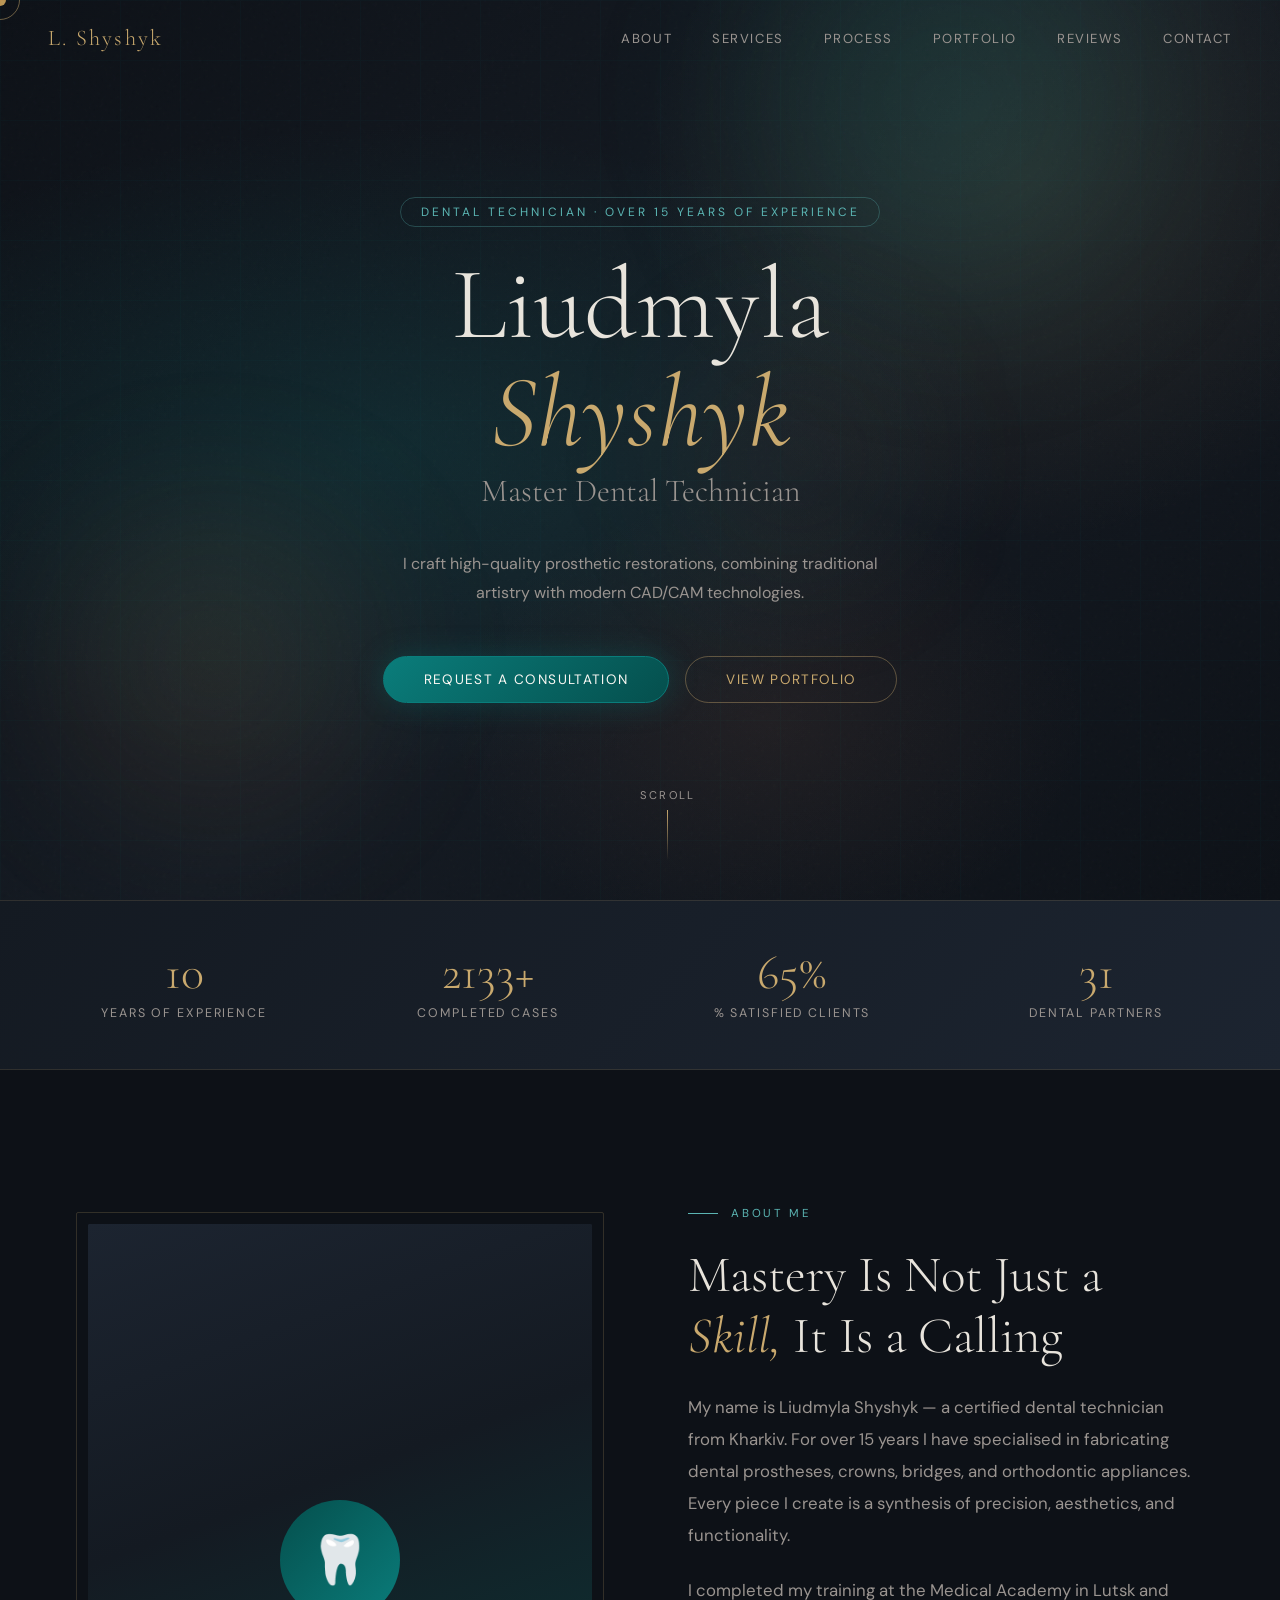
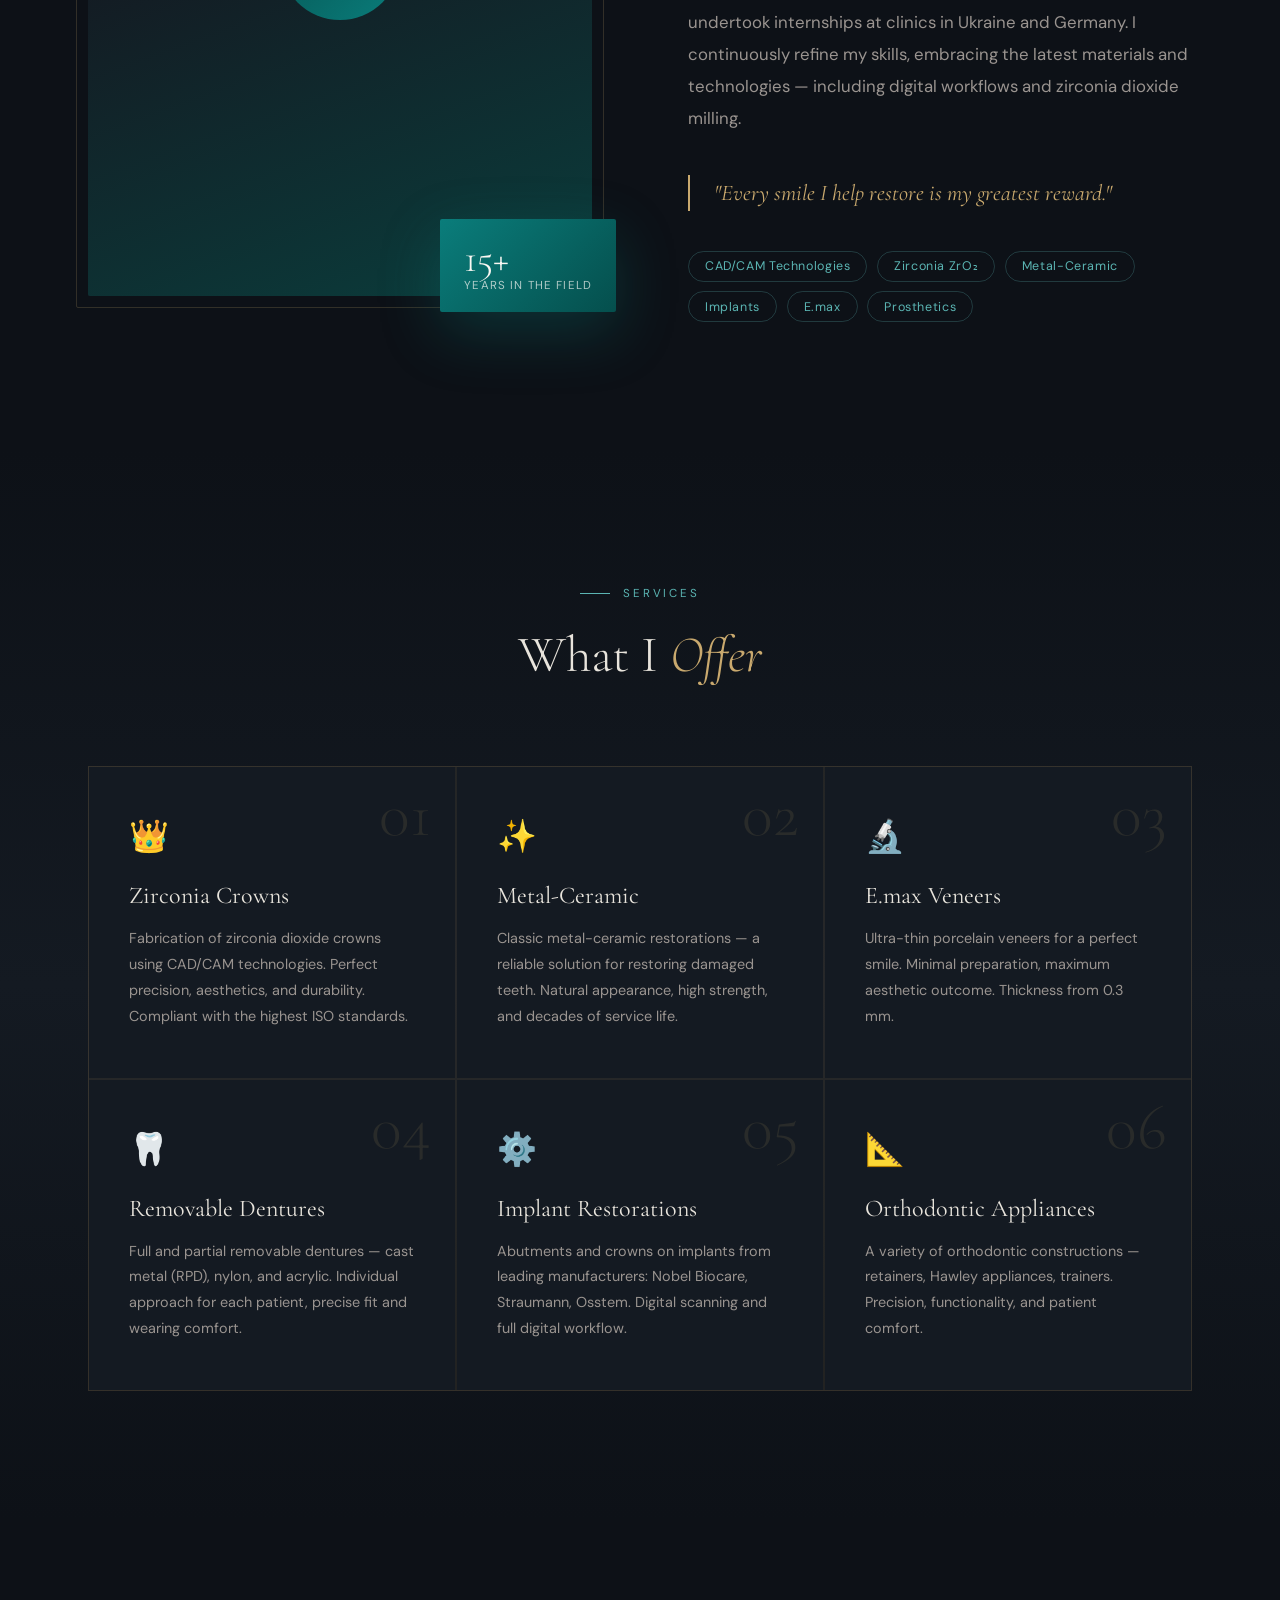
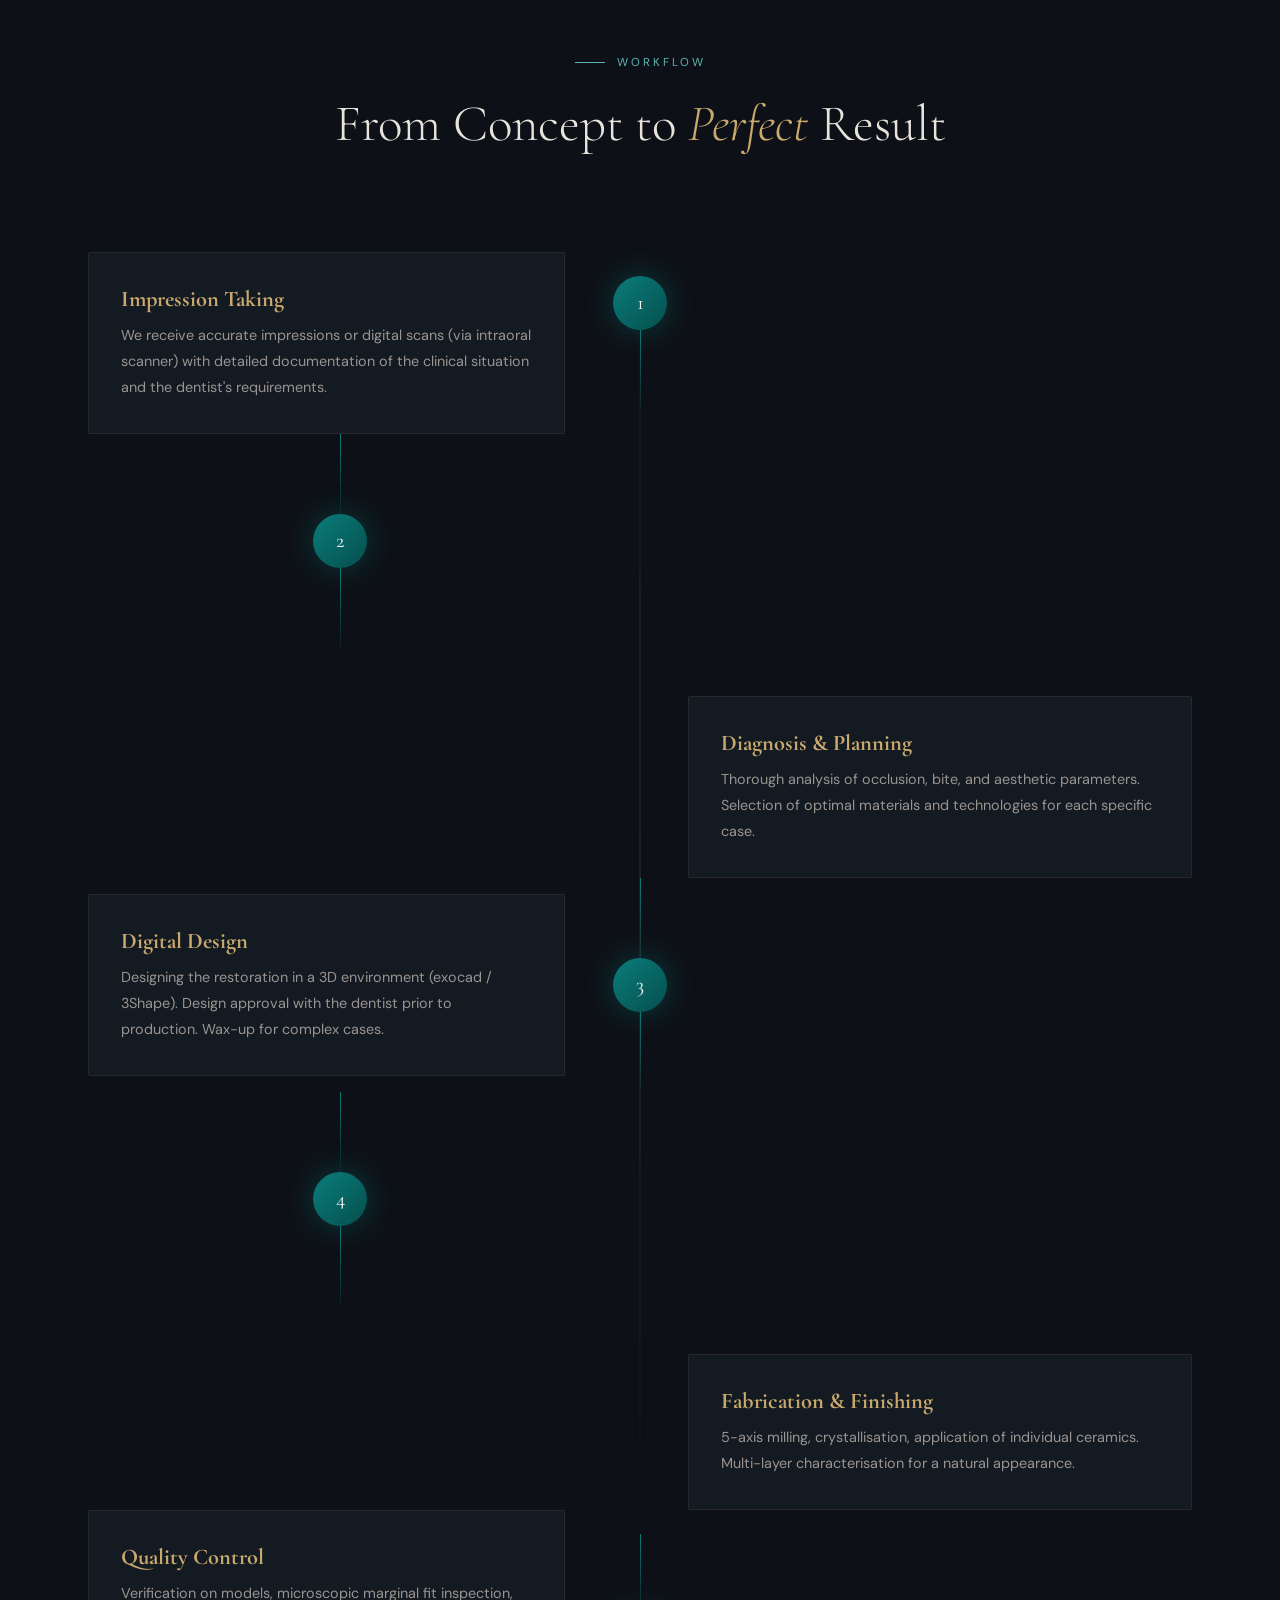
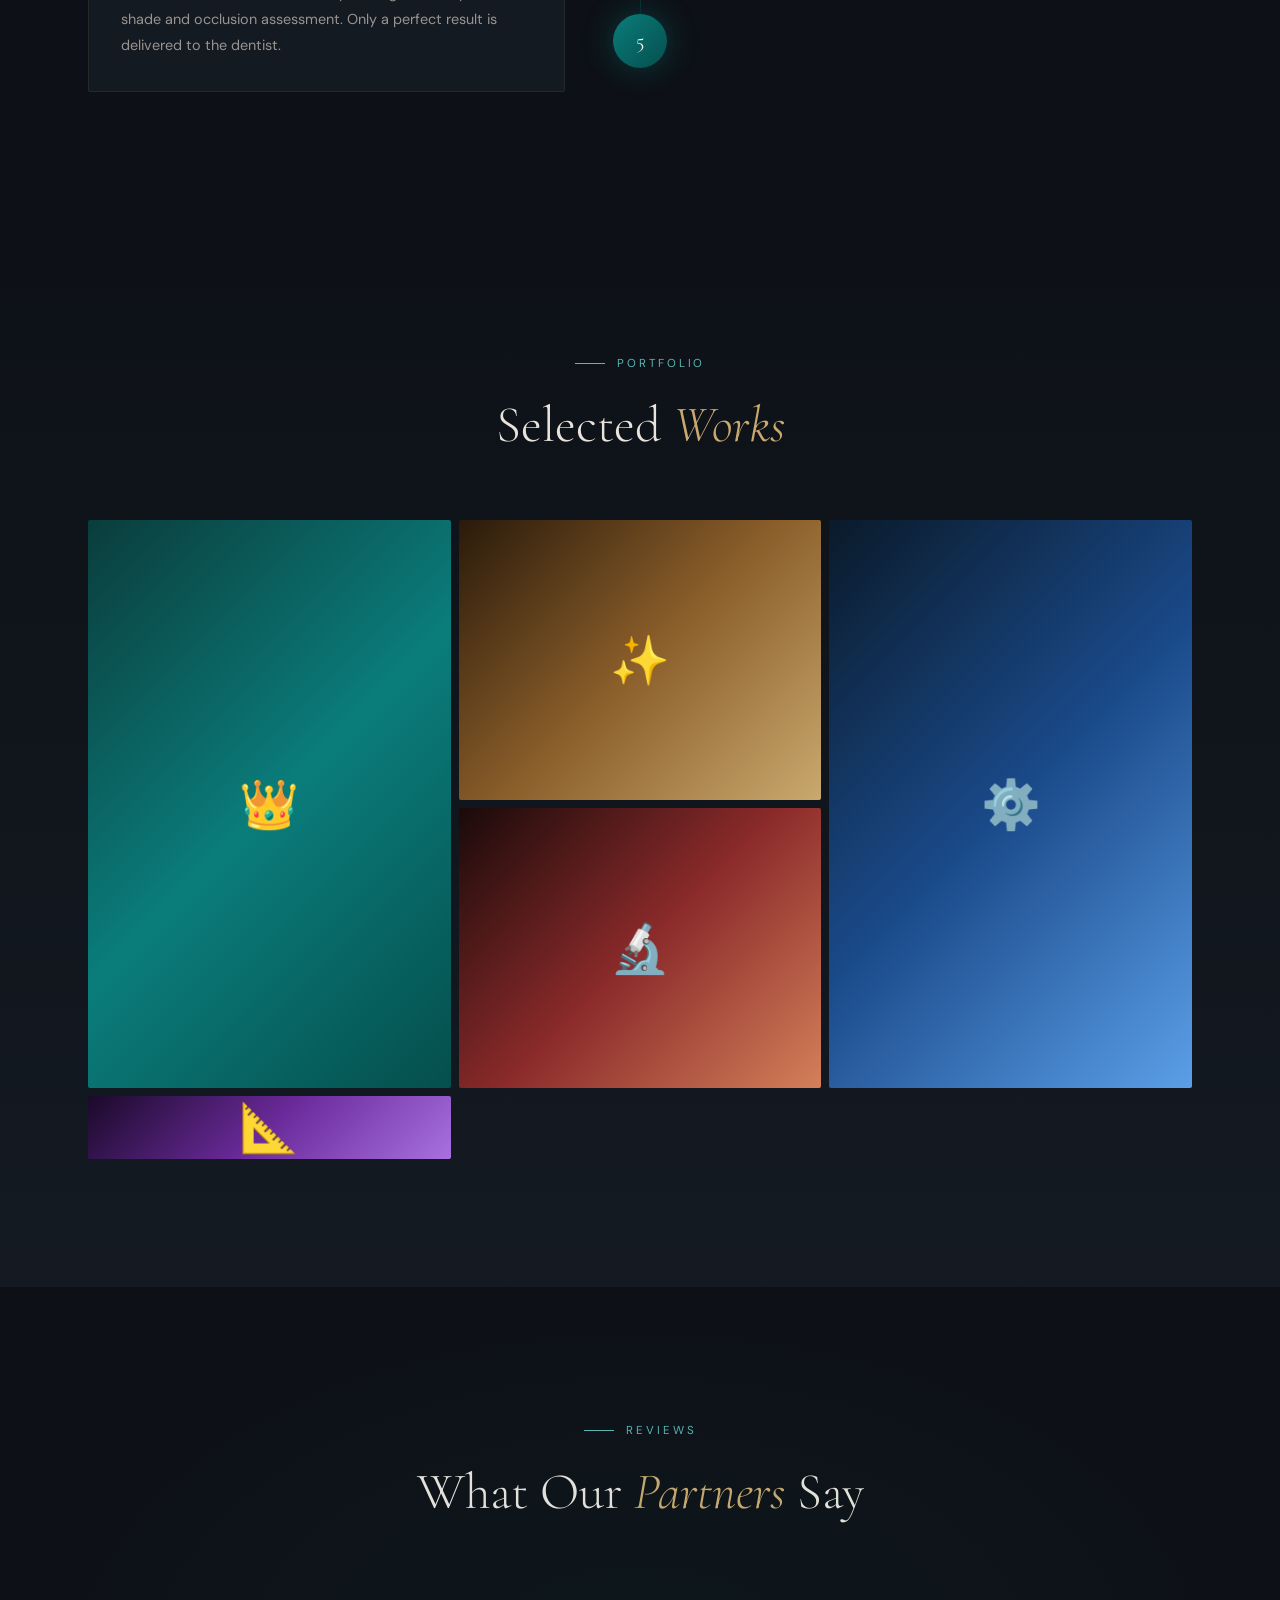
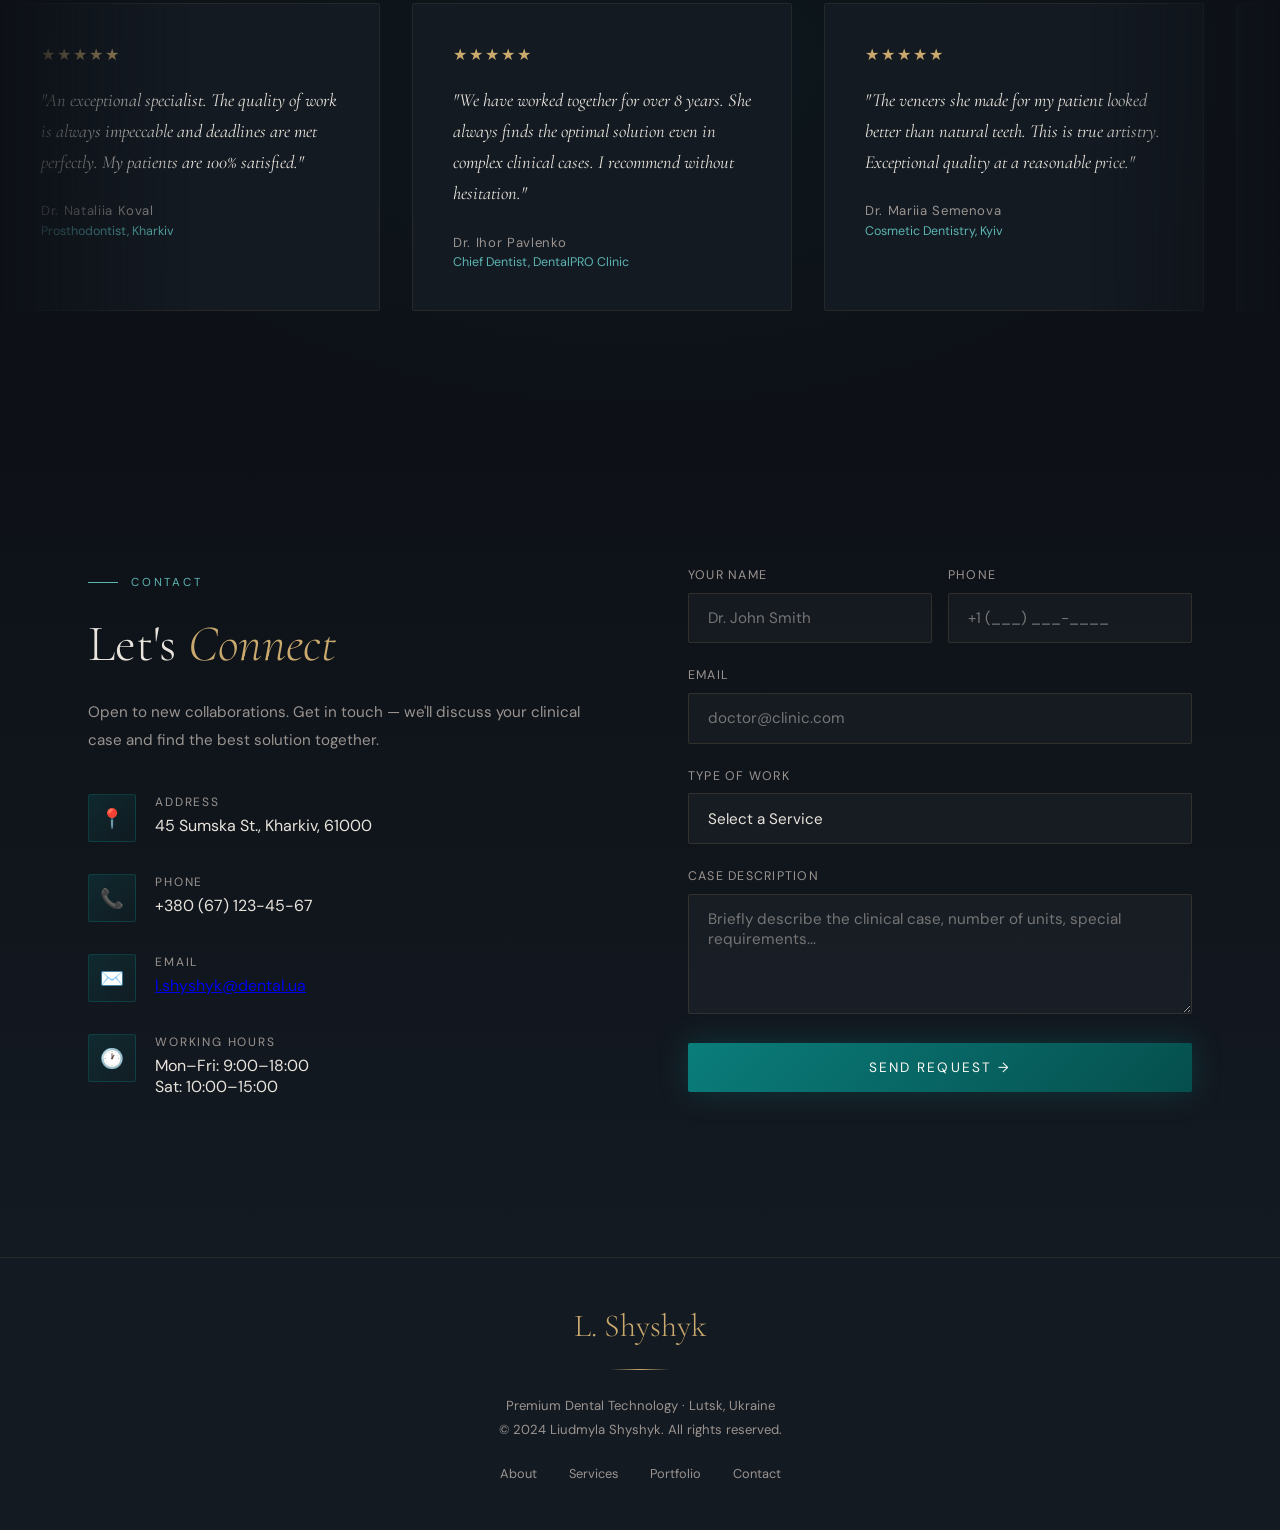
<file: index.html>
<!DOCTYPE html>
<html lang="en">
<head>
<meta charset="UTF-8">
<meta name="viewport" content="width=device-width, initial-scale=1.0">
<title>Liudmyla Shyshyk — Dental Technician</title>
<link href="https://fonts.googleapis.com/css2?family=Cormorant+Garamond:ital,wght@0,300;0,400;0,600;1,300&family=DM+Sans:wght@300;400;500&display=swap" rel="stylesheet">
<link rel="stylesheet" href="try.css">
</head>
<body>

<div class="cursor" id="cursor"></div>
<div class="cursor-ring" id="cursor-ring"></div>

<!-- NAV -->
<nav id="navbar">
  <a href="#hero" class="nav-logo">L. Shyshyk</a>
  <ul class="nav-links">
    <li><a href="#about">About</a></li>
    <li><a href="#services">Services</a></li>
    <li><a href="#process">Process</a></li>
    <li><a href="#gallery">Portfolio</a></li>
    <li><a href="#testimonials">Reviews</a></li>
    <li><a href="#contact">Contact</a></li>
  </ul>
</nav>

<!-- HERO -->
<section id="hero">
  <div class="hero-bg"></div>
  <div class="hero-grid"></div>
  <div class="hero-orb orb1"></div>
  <div class="hero-orb orb2"></div>
  <div class="hero-orb orb3"></div>
  <div class="hero-content">
    <div class="hero-tag">Dental Technician · Over 15 Years of Experience</div>
    <h1 class="hero-title">Liudmyla <br><em>Shyshyk</em></h1>
    <p class="hero-title-sub">Master Dental Technician</p>
    <p class="hero-desc">I craft high-quality prosthetic restorations, combining traditional artistry with modern CAD/CAM technologies.</p>
    <div class="hero-cta">
      <a href="#contact" class="btn-primary">Request a Consultation</a>
      <a href="#gallery" class="btn-outline">View Portfolio</a>
    </div>
  </div>
  <div class="hero-scroll">
    <span>Scroll</span>
    <div class="scroll-line"></div>
  </div>
</section>

<!-- STATS -->
<div class="stats-bar" id="stats">
  <div class="stat-item" style="transition-delay:0s">
    <div class="stat-num" data-target="15">0</div>
    <div class="stat-label">Years of Experience</div>
  </div>
  <div class="stat-item" style="transition-delay:0.1s">
    <div class="stat-num" data-target="3200">0</div>
    <div class="stat-label">Completed Cases</div>
  </div>
  <div class="stat-item" style="transition-delay:0.2s">
    <div class="stat-num" data-target="98">0</div>
    <div class="stat-label">% Satisfied Clients</div>
  </div>
  <div class="stat-item" style="transition-delay:0.3s">
    <div class="stat-num" data-target="47">0</div>
    <div class="stat-label">Dental Partners</div>
  </div>
</div>

<!-- ABOUT -->
<section id="about">
  <div class="container">
    <div class="about-grid">
      <div class="about-image-wrap">
        <div class="about-photo">
          <div class="about-photo-placeholder">
            <div class="about-photo-icon">🦷</div>
          </div>
        </div>
        <div class="about-frame"></div>
        <div class="about-badge">
          <div class="about-badge-num">15+</div>
          <div class="about-badge-text">Years in the Field</div>
        </div>
      </div>
      <div class="about-content">
        <div class="section-label">About Me</div>
        <h2 class="section-title">Mastery Is Not Just a <em>Skill,</em> It Is a Calling</h2>
        <p class="about-text">
          My name is Liudmyla Shyshyk — a certified dental technician from Kharkiv. For over 15 years I have specialised in fabricating dental prostheses, crowns, bridges, and orthodontic appliances. Every piece I create is a synthesis of precision, aesthetics, and functionality.
        </p>
        <p class="about-text">
          I completed my training at the Medical Academy in Lutsk and undertook internships at clinics in Ukraine and Germany. I continuously refine my skills, embracing the latest materials and technologies — including digital workflows and zirconia dioxide milling.
        </p>
        <blockquote class="about-quote">
          "Every smile I help restore is my greatest reward."
        </blockquote>
        <div class="about-tags">
          <span class="tag">CAD/CAM Technologies</span>
          <span class="tag">Zirconia ZrO₂</span>
          <span class="tag">Metal-Ceramic</span>
          <span class="tag">Implants</span>
          <span class="tag">E.max</span>
          <span class="tag">Prosthetics</span>
        </div>
      </div>
    </div>
  </div>
</section>

<!-- SERVICES -->
<section id="services">
  <div class="container">
    <div class="services-header">
      <div class="section-label" style="justify-content:center">Services</div>
      <h2 class="section-title">What I <em>Offer</em></h2>
    </div>
    <div class="services-grid">
      <div class="service-card">
        <div class="service-num">01</div>
        <div class="service-icon">👑</div>
        <h3 class="service-title">Zirconia Crowns</h3>
        <p class="service-desc">Fabrication of zirconia dioxide crowns using CAD/CAM technologies. Perfect precision, aesthetics, and durability. Compliant with the highest ISO standards.</p>
      </div>
      <div class="service-card">
        <div class="service-num">02</div>
        <div class="service-icon">✨</div>
        <h3 class="service-title">Metal-Ceramic</h3>
        <p class="service-desc">Classic metal-ceramic restorations — a reliable solution for restoring damaged teeth. Natural appearance, high strength, and decades of service life.</p>
      </div>
      <div class="service-card">
        <div class="service-num">03</div>
        <div class="service-icon">🔬</div>
        <h3 class="service-title">E.max Veneers</h3>
        <p class="service-desc">Ultra-thin porcelain veneers for a perfect smile. Minimal preparation, maximum aesthetic outcome. Thickness from 0.3 mm.</p>
      </div>
      <div class="service-card">
        <div class="service-num">04</div>
        <div class="service-icon">🦷</div>
        <h3 class="service-title">Removable Dentures</h3>
        <p class="service-desc">Full and partial removable dentures — cast metal (RPD), nylon, and acrylic. Individual approach for each patient, precise fit and wearing comfort.</p>
      </div>
      <div class="service-card">
        <div class="service-num">05</div>
        <div class="service-icon">⚙️</div>
        <h3 class="service-title">Implant Restorations</h3>
        <p class="service-desc">Abutments and crowns on implants from leading manufacturers: Nobel Biocare, Straumann, Osstem. Digital scanning and full digital workflow.</p>
      </div>
      <div class="service-card">
        <div class="service-num">06</div>
        <div class="service-icon">📐</div>
        <h3 class="service-title">Orthodontic Appliances</h3>
        <p class="service-desc">A variety of orthodontic constructions — retainers, Hawley appliances, trainers. Precision, functionality, and patient comfort.</p>
      </div>
    </div>
  </div>
</section>

<!-- PROCESS -->
<section id="process">
  <div class="process-line"></div>
  <div class="container">
    <div class="process-header">
      <div class="section-label" style="justify-content:center">Workflow</div>
      <h2 class="section-title">From Concept to <em>Perfect</em> Result</h2>
    </div>
    <div class="process-steps">
      <div class="process-step">
        <div class="step-content">
          <h3 class="step-title">Impression Taking</h3>
          <p class="step-desc">We receive accurate impressions or digital scans (via intraoral scanner) with detailed documentation of the clinical situation and the dentist's requirements.</p>
        </div>
        <div class="step-center">
          <div class="step-dot">1</div>
          <div class="step-connector"></div>
        </div>
        <div class="step-empty"></div>
      </div>
      <div class="process-step">
        <div class="step-empty"></div>
        <div class="step-center">
          <div class="step-connector"></div>
          <div class="step-dot">2</div>
          <div class="step-connector"></div>
        </div>
        <div class="step-content">
          <h3 class="step-title">Diagnosis & Planning</h3>
          <p class="step-desc">Thorough analysis of occlusion, bite, and aesthetic parameters. Selection of optimal materials and technologies for each specific case.</p>
        </div>
      </div>
      <div class="process-step">
        <div class="step-content">
          <h3 class="step-title">Digital Design</h3>
          <p class="step-desc">Designing the restoration in a 3D environment (exocad / 3Shape). Design approval with the dentist prior to production. Wax-up for complex cases.</p>
        </div>
        <div class="step-center">
          <div class="step-connector"></div>
          <div class="step-dot">3</div>
          <div class="step-connector"></div>
        </div>
        <div class="step-empty"></div>
      </div>
      <div class="process-step">
        <div class="step-empty"></div>
        <div class="step-center">
          <div class="step-connector"></div>
          <div class="step-dot">4</div>
          <div class="step-connector"></div>
        </div>
        <div class="step-content">
          <h3 class="step-title">Fabrication & Finishing</h3>
          <p class="step-desc">5-axis milling, crystallisation, application of individual ceramics. Multi-layer characterisation for a natural appearance.</p>
        </div>
      </div>
      <div class="process-step">
        <div class="step-content">
          <h3 class="step-title">Quality Control</h3>
          <p class="step-desc">Verification on models, microscopic marginal fit inspection, shade and occlusion assessment. Only a perfect result is delivered to the dentist.</p>
        </div>
        <div class="step-center">
          <div class="step-connector"></div>
          <div class="step-dot">5</div>
        </div>
        <div class="step-empty"></div>
      </div>
    </div>
  </div>
</section>

<!-- GALLERY -->
<section id="gallery">
  <div class="container">
    <div class="gallery-header">
      <div class="section-label" style="justify-content:center">Portfolio</div>
      <h2 class="section-title">Selected <em>Works</em></h2>
    </div>
    <div class="gallery-grid">
      <div class="gallery-item">
        <div class="gallery-inner">
          <div class="gallery-bg" style="background:linear-gradient(135deg,#0A3D3C,#0A7D7B,#054F4D)"></div>
          <div class="gallery-icon">👑</div>
          <div class="gallery-overlay"><span class="gallery-label">Zirconia Crown<br><small style="color:rgba(250,248,243,0.6);font-size:0.8rem">Anterior Region</small></span></div>
        </div>
      </div>
      <div class="gallery-item">
        <div class="gallery-inner">
          <div class="gallery-bg" style="background:linear-gradient(135deg,#2a1a0a,#8B5E2A,#C9A96E)"></div>
          <div class="gallery-icon">✨</div>
          <div class="gallery-overlay"><span class="gallery-label">E.max Veneers<br><small style="color:rgba(250,248,243,0.6);font-size:0.8rem">6 Units</small></span></div>
        </div>
      </div>
      <div class="gallery-item">
        <div class="gallery-inner">
          <div class="gallery-bg" style="background:linear-gradient(135deg,#1a0a0a,#8B2A2A,#D4805A)"></div>
          <div class="gallery-icon">🔬</div>
          <div class="gallery-overlay"><span class="gallery-label">Metal-Ceramic<br><small style="color:rgba(250,248,243,0.6);font-size:0.8rem">Bridge</small></span></div>
        </div>
      </div>
      <div class="gallery-item">
        <div class="gallery-inner">
          <div class="gallery-bg" style="background:linear-gradient(135deg,#0a1a2a,#1A4A8A,#5B9FE8)"></div>
          <div class="gallery-icon">⚙️</div>
          <div class="gallery-overlay"><span class="gallery-label">Implant Restoration<br><small style="color:rgba(250,248,243,0.6);font-size:0.8rem">Nobel BioCare</small></span></div>
        </div>
      </div>
      <div class="gallery-item">
        <div class="gallery-inner">
          <div class="gallery-bg" style="background:linear-gradient(135deg,#1a0a2a,#6A2A9A,#A870E0)"></div>
          <div class="gallery-icon">📐</div>
          <div class="gallery-overlay"><span class="gallery-label">Full Arch ZrO₂<br><small style="color:rgba(250,248,243,0.6);font-size:0.8rem">12 Units</small></span></div>
        </div>
      </div>
    </div>
  </div>
</section>

<!-- TESTIMONIALS -->
<section id="testimonials">
  <div class="testimonials-bg"></div>
  <div class="testimonials-header container">
    <div class="section-label" style="justify-content:center">Reviews</div>
    <h2 class="section-title">What Our <em>Partners</em> Say</h2>
  </div>
  <div class="testimonials-track">
    <div class="testimonials-inner" id="testimonials-inner">
      <div class="review-card">
        <div class="review-stars">★★★★★</div>
        <p class="review-text">"An exceptional specialist. The quality of work is always impeccable and deadlines are met perfectly. My patients are 100% satisfied."</p>
        <div class="review-author">Dr. Nataliia Koval</div>
        <div class="review-role">Prosthodontist, Kharkiv</div>
      </div>
      <div class="review-card">
        <div class="review-stars">★★★★★</div>
        <p class="review-text">"We have worked together for over 8 years. She always finds the optimal solution even in complex clinical cases. I recommend without hesitation."</p>
        <div class="review-author">Dr. Ihor Pavlenko</div>
        <div class="review-role">Chief Dentist, DentalPRO Clinic</div>
      </div>
      <div class="review-card">
        <div class="review-stars">★★★★★</div>
        <p class="review-text">"The veneers she made for my patient looked better than natural teeth. This is true artistry. Exceptional quality at a reasonable price."</p>
        <div class="review-author">Dr. Mariia Semenova</div>
        <div class="review-role">Cosmetic Dentistry, Kyiv</div>
      </div>
      <div class="review-card">
        <div class="review-stars">★★★★★</div>
        <p class="review-text">"A complex implant case: 6 implants, full reconstruction. The result exceeded all expectations. Digital workflow at the highest level."</p>
        <div class="review-author">Dr. Andrii Lysenko</div>
        <div class="review-role">Implantologist, SmilePerfect Clinic</div>
      </div>
      <div class="review-card">
        <div class="review-stars">★★★★★</div>
        <p class="review-text">"We've been collaborating for 5 years. Always meets tight deadlines and is available to answer questions at any time. A partnership you can rely on."</p>
        <div class="review-author">Dr. Olena Tymchenko</div>
        <div class="review-role">Prosthodontist, Poltava</div>
      </div>
      <div class="review-card">
        <div class="review-stars">★★★★★</div>
        <p class="review-text">"The cast metal dentures fit perfectly. Patients forget they're wearing a removable appliance — that's how comfortable it is. Unmatched quality."</p>
        <div class="review-author">Dr. Vasyl Kravchenko</div>
        <div class="review-role">Prosthetic Dentistry, Dnipro</div>
      </div>
    </div>
  </div>
</section>

<!-- CONTACT -->
<section id="contact">
  <div class="container">
    <div class="contact-grid">
      <div class="contact-info">
        <div class="section-label">Contact</div>
        <h2 class="section-title">Let's <em>Connect</em></h2>
        <p style="color:var(--text-muted);font-size:0.95rem;line-height:1.8;margin-bottom:2.5rem">
          Open to new collaborations. Get in touch — we'll discuss your clinical case and find the best solution together.
        </p>
        <div class="contact-item">
          <div class="contact-icon-wrap">📍</div>
          <div>
            <div class="contact-detail-label">Address</div>
            <div class="contact-detail-val">45 Sumska St., Kharkiv, 61000</div>
          </div>
        </div>
        <div class="contact-item">
          <div class="contact-icon-wrap">📞</div>
          <div>
            <div class="contact-detail-label">Phone</div>
            <div class="contact-detail-val">+380 (67) 123-45-67</div>
          </div>
        </div>
        <div class="contact-item">
          <div class="contact-icon-wrap">✉️</div>
          <div>
            <div class="contact-detail-label">Email</div>
            <div class="contact-detail-val"><a href="mailto:l.shyshyk@dental.ua">l.shyshyk@dental.ua</a></div>
          </div>
        </div>
        <div class="contact-item">
          <div class="contact-icon-wrap">🕐</div>
          <div>
            <div class="contact-detail-label">Working Hours</div>
            <div class="contact-detail-val">Mon–Fri: 9:00–18:00<br>Sat: 10:00–15:00</div>
          </div>
        </div>
      </div>
      <div class="contact-form">
        <form onsubmit="handleSubmit(event)">
          <div class="form-row">
            <div class="form-group">
              <label>Your Name</label>
              <input type="text" placeholder="Dr. John Smith" required>
            </div>
            <div class="form-group">
              <label>Phone</label>
              <input type="tel" placeholder="+1 (___) ___-____">
            </div>
          </div>
          <div class="form-group">
            <label>Email</label>
            <input type="email" placeholder="doctor@clinic.com" required>
          </div>
          <div class="form-group">
            <label>Type of Work</label>
            <select>
              <option value="">Select a Service</option>
              <option>Zirconia Crown</option>
              <option>Metal-Ceramic</option>
              <option>E.max Veneers</option>
              <option>Removable Denture</option>
              <option>Implant Restoration</option>
              <option>Orthodontic Appliance</option>
              <option>Other</option>
            </select>
          </div>
          <div class="form-group">
            <label>Case Description</label>
            <textarea placeholder="Briefly describe the clinical case, number of units, special requirements..."></textarea>
          </div>
          <button type="submit" class="btn-submit" id="submit-btn">Send Request →</button>
        </form>
      </div>
    </div>
  </div>
</section>

<!-- FOOTER -->
<footer>
  <div class="footer-logo">L. Shyshyk</div>
  <div class="footer-line"></div>
  <p class="footer-text">
    Premium Dental Technology · Lutsk, Ukraine<br>
    © 2024 Liudmyla Shyshyk. All rights reserved.
  </p>
  <div class="footer-links">
    <a href="#about">About</a>
    <a href="#services">Services</a>
    <a href="#gallery">Portfolio</a>
    <a href="#contact">Contact</a>
  </div>
</footer>
<script src="try.js"></script>
</body>
</html>
</file>
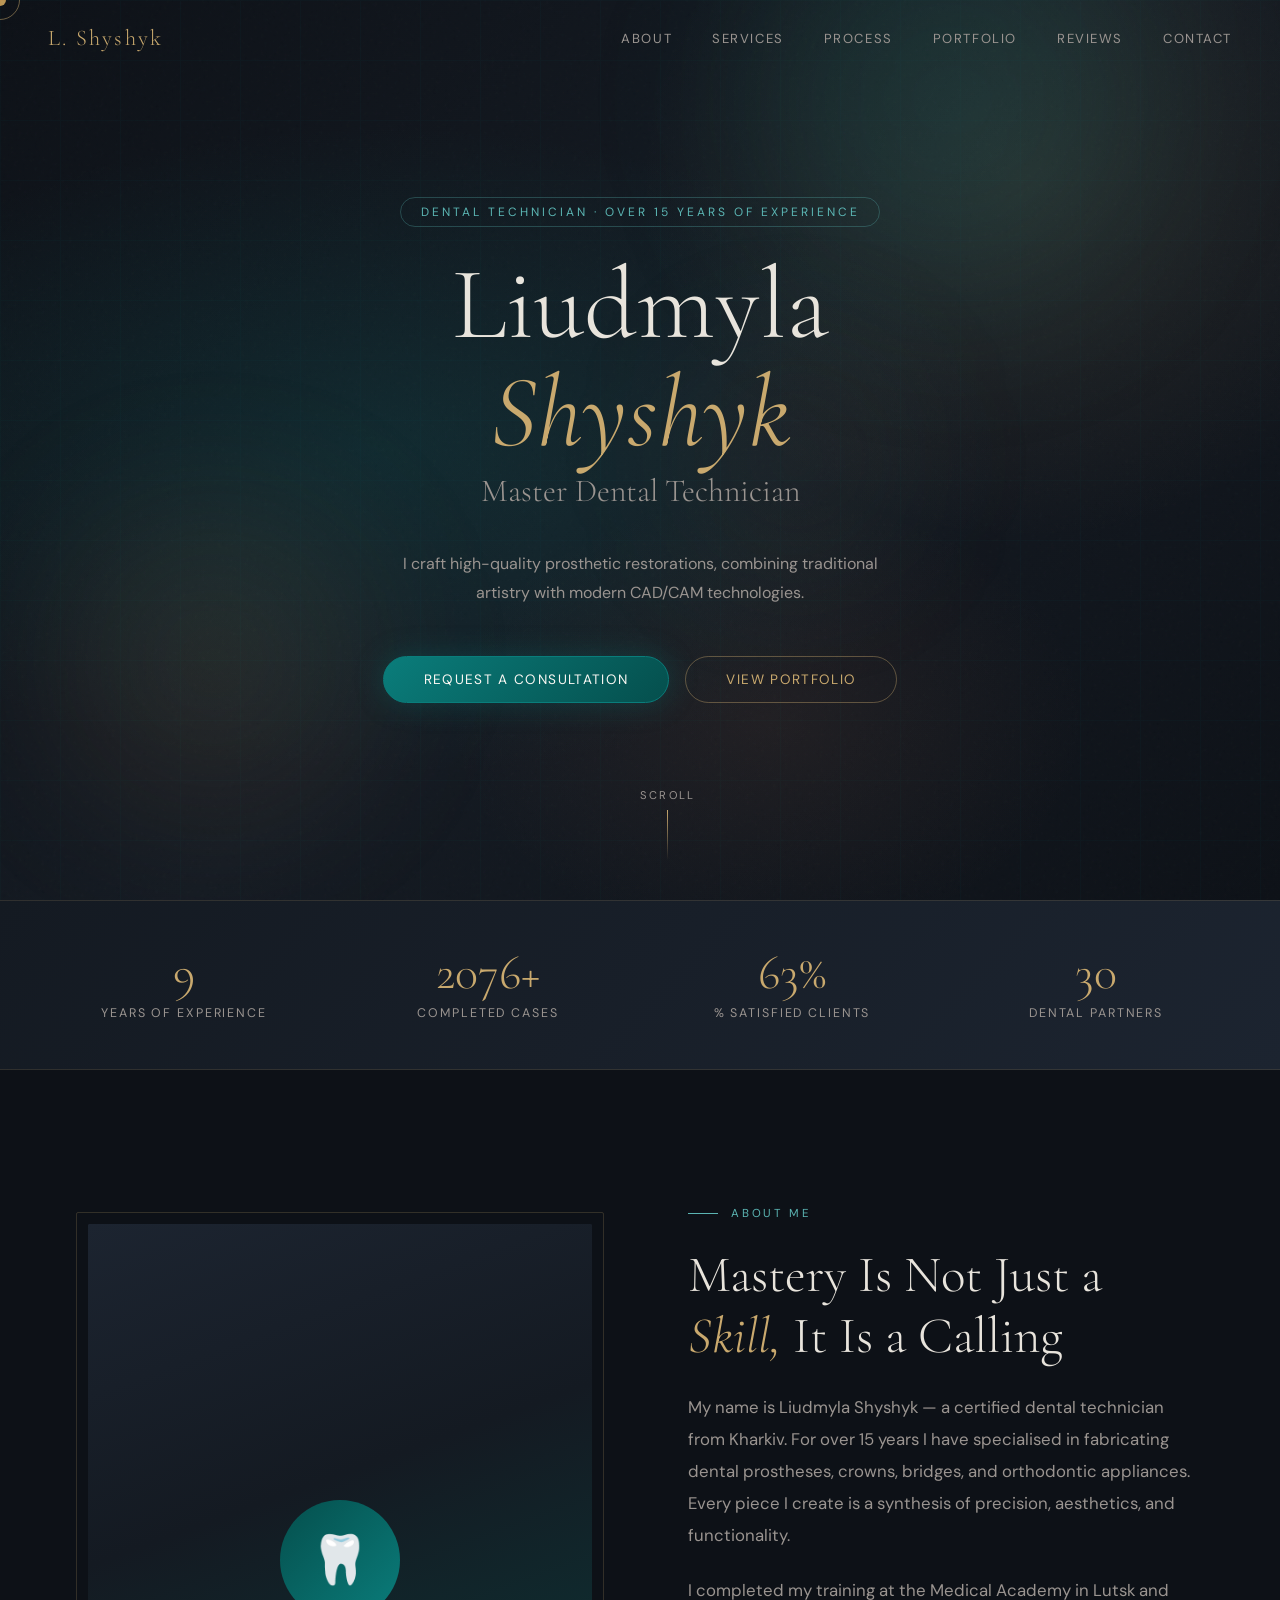
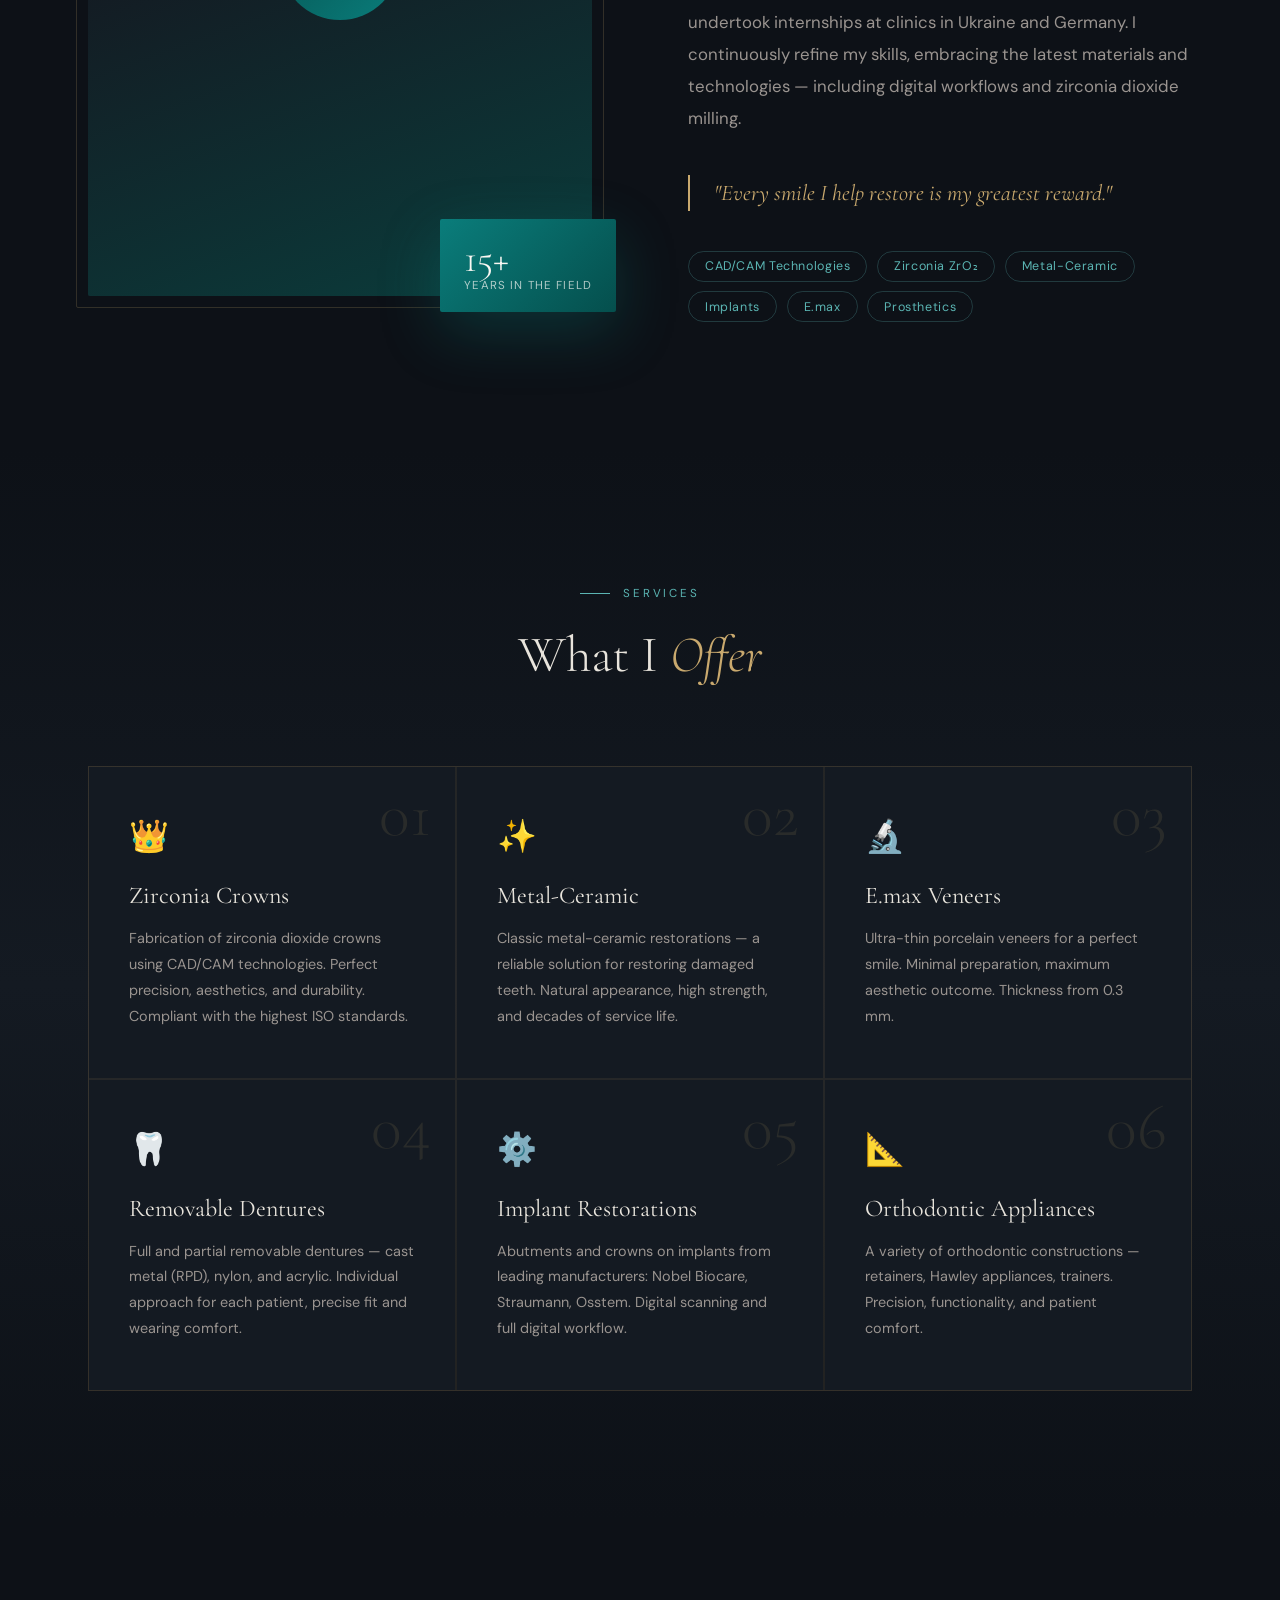
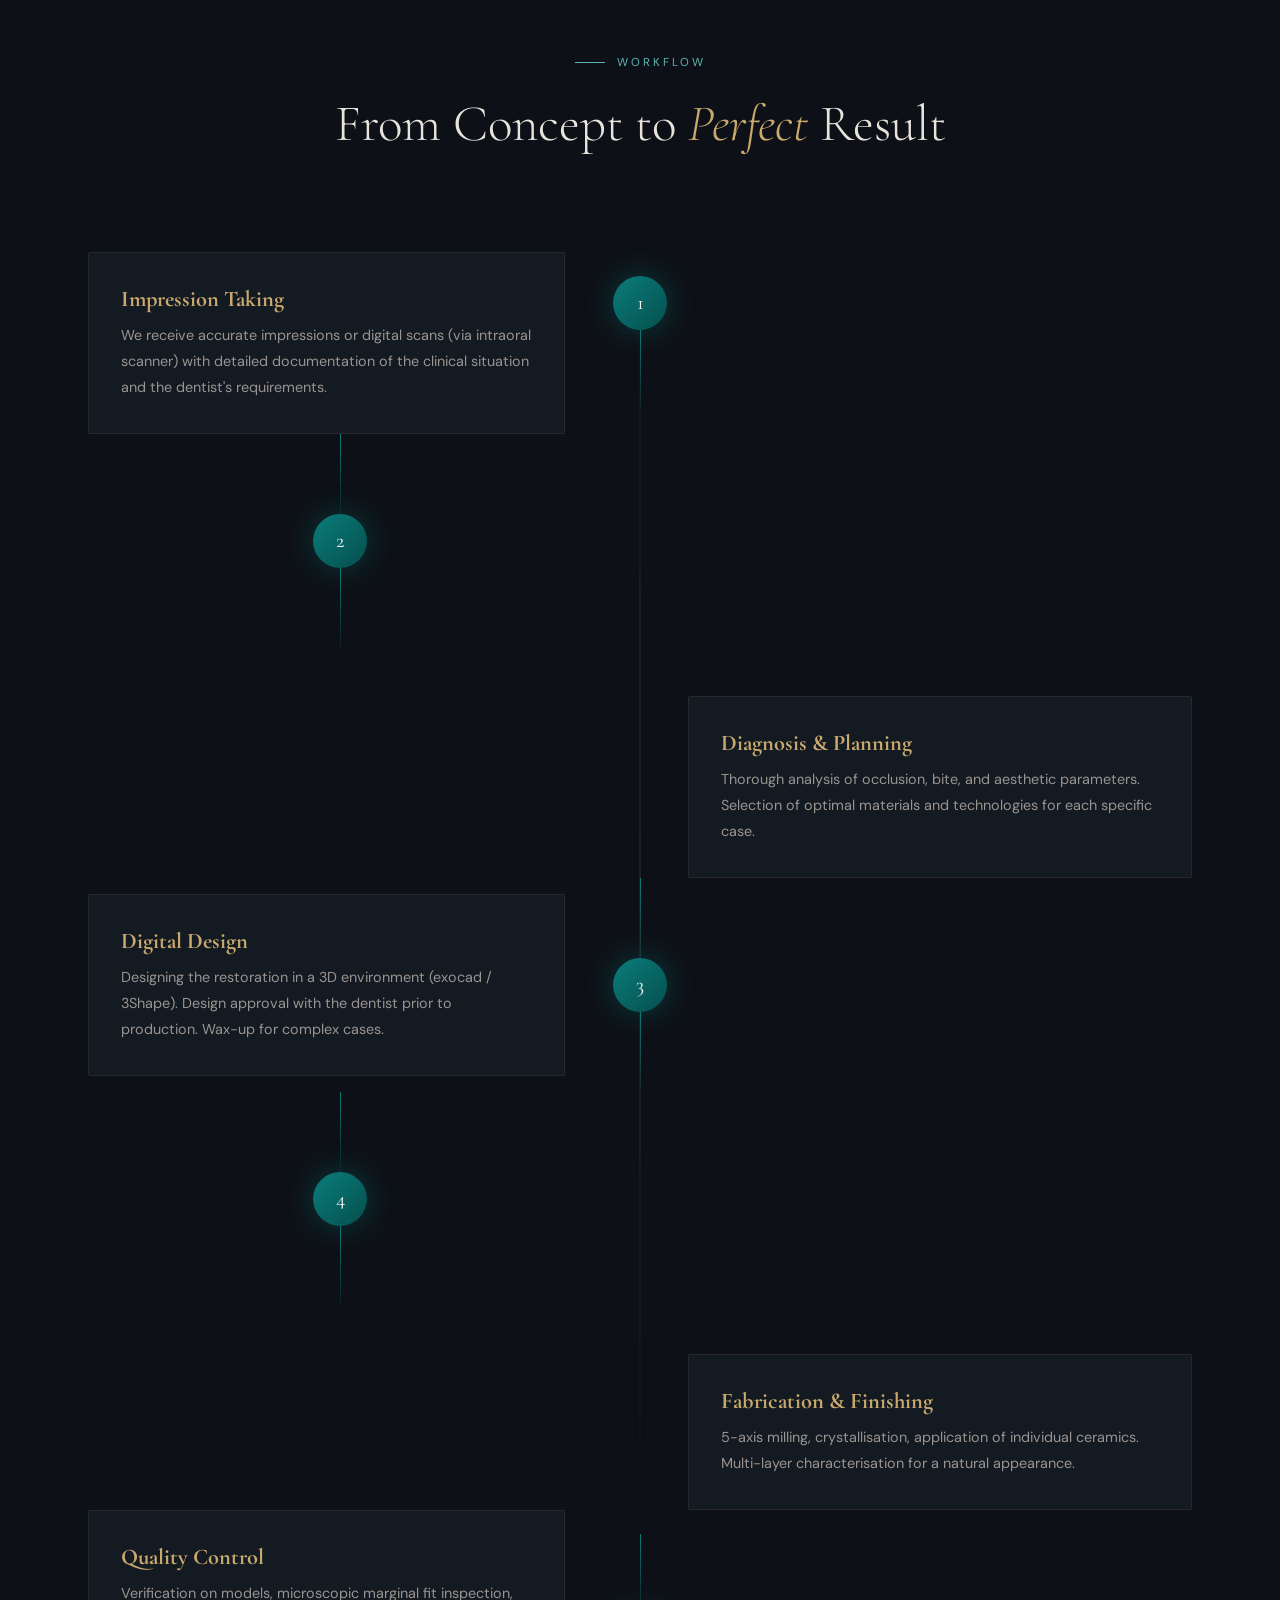
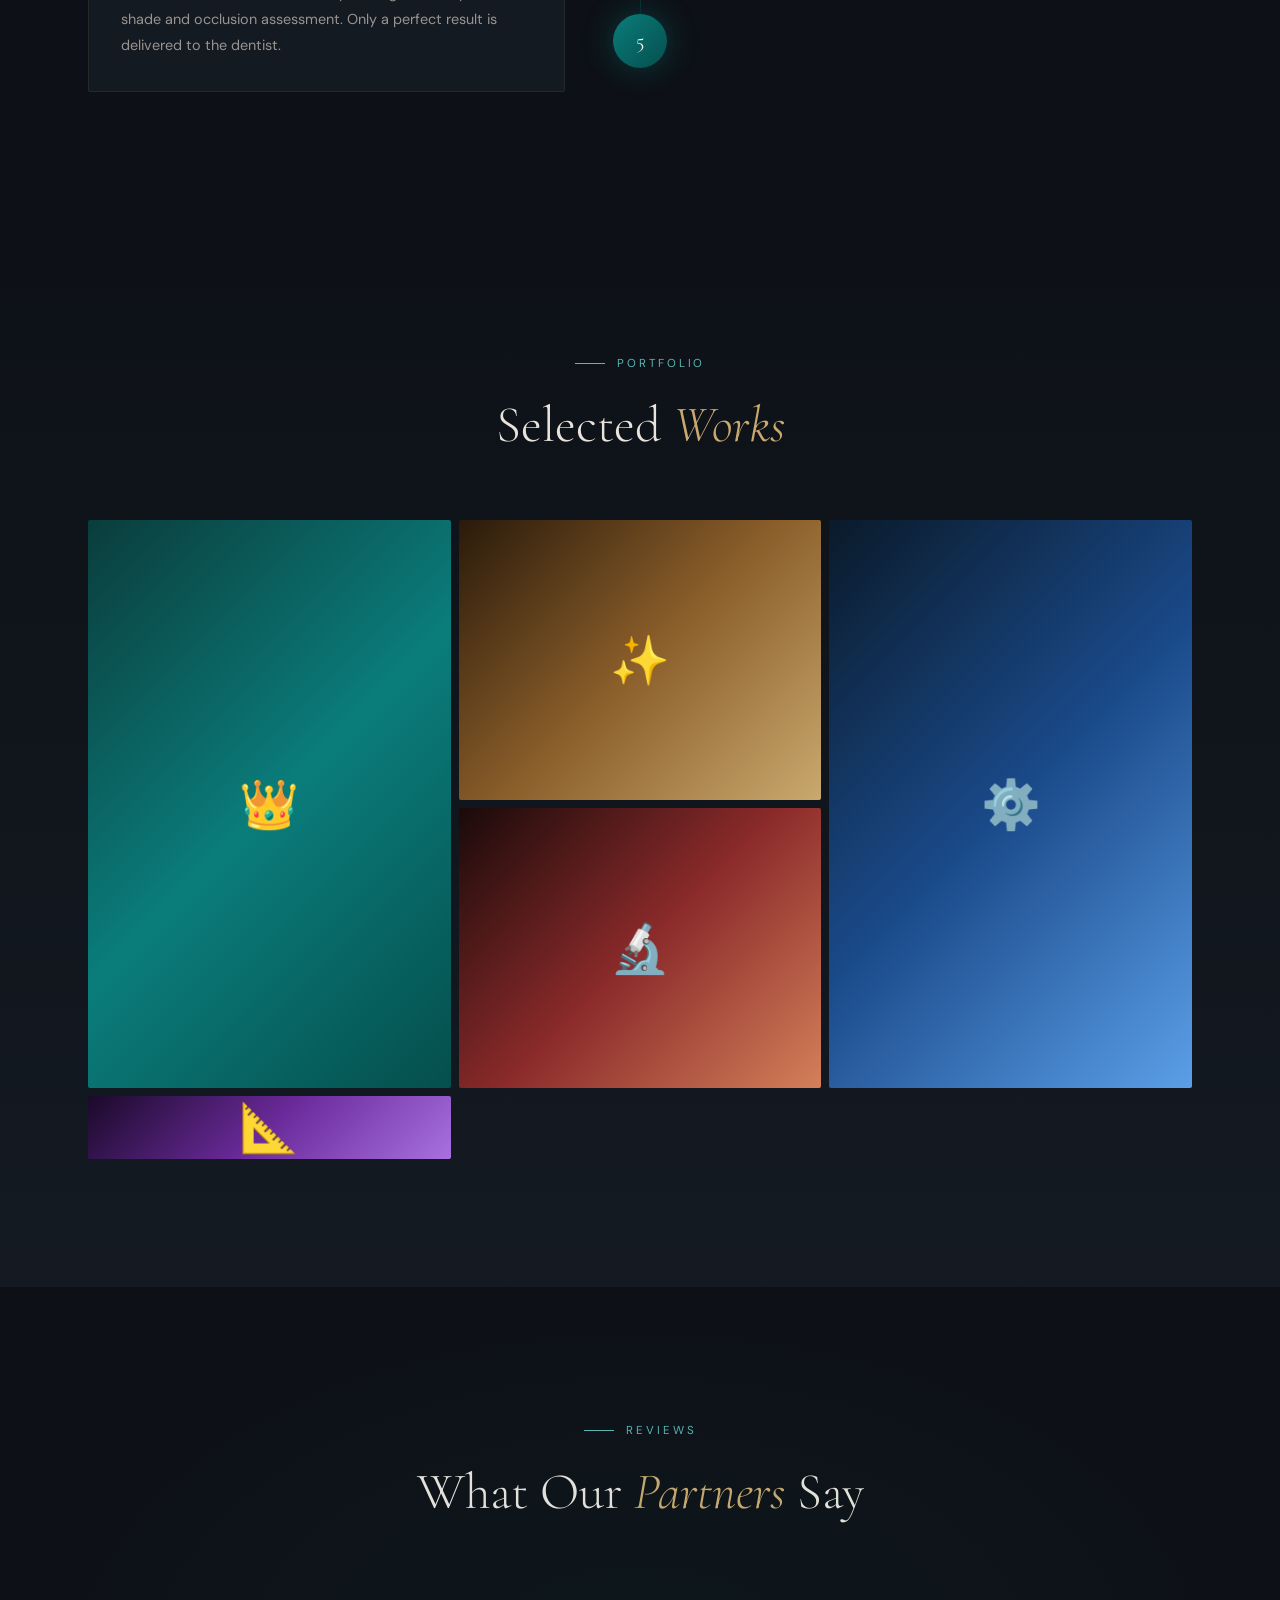
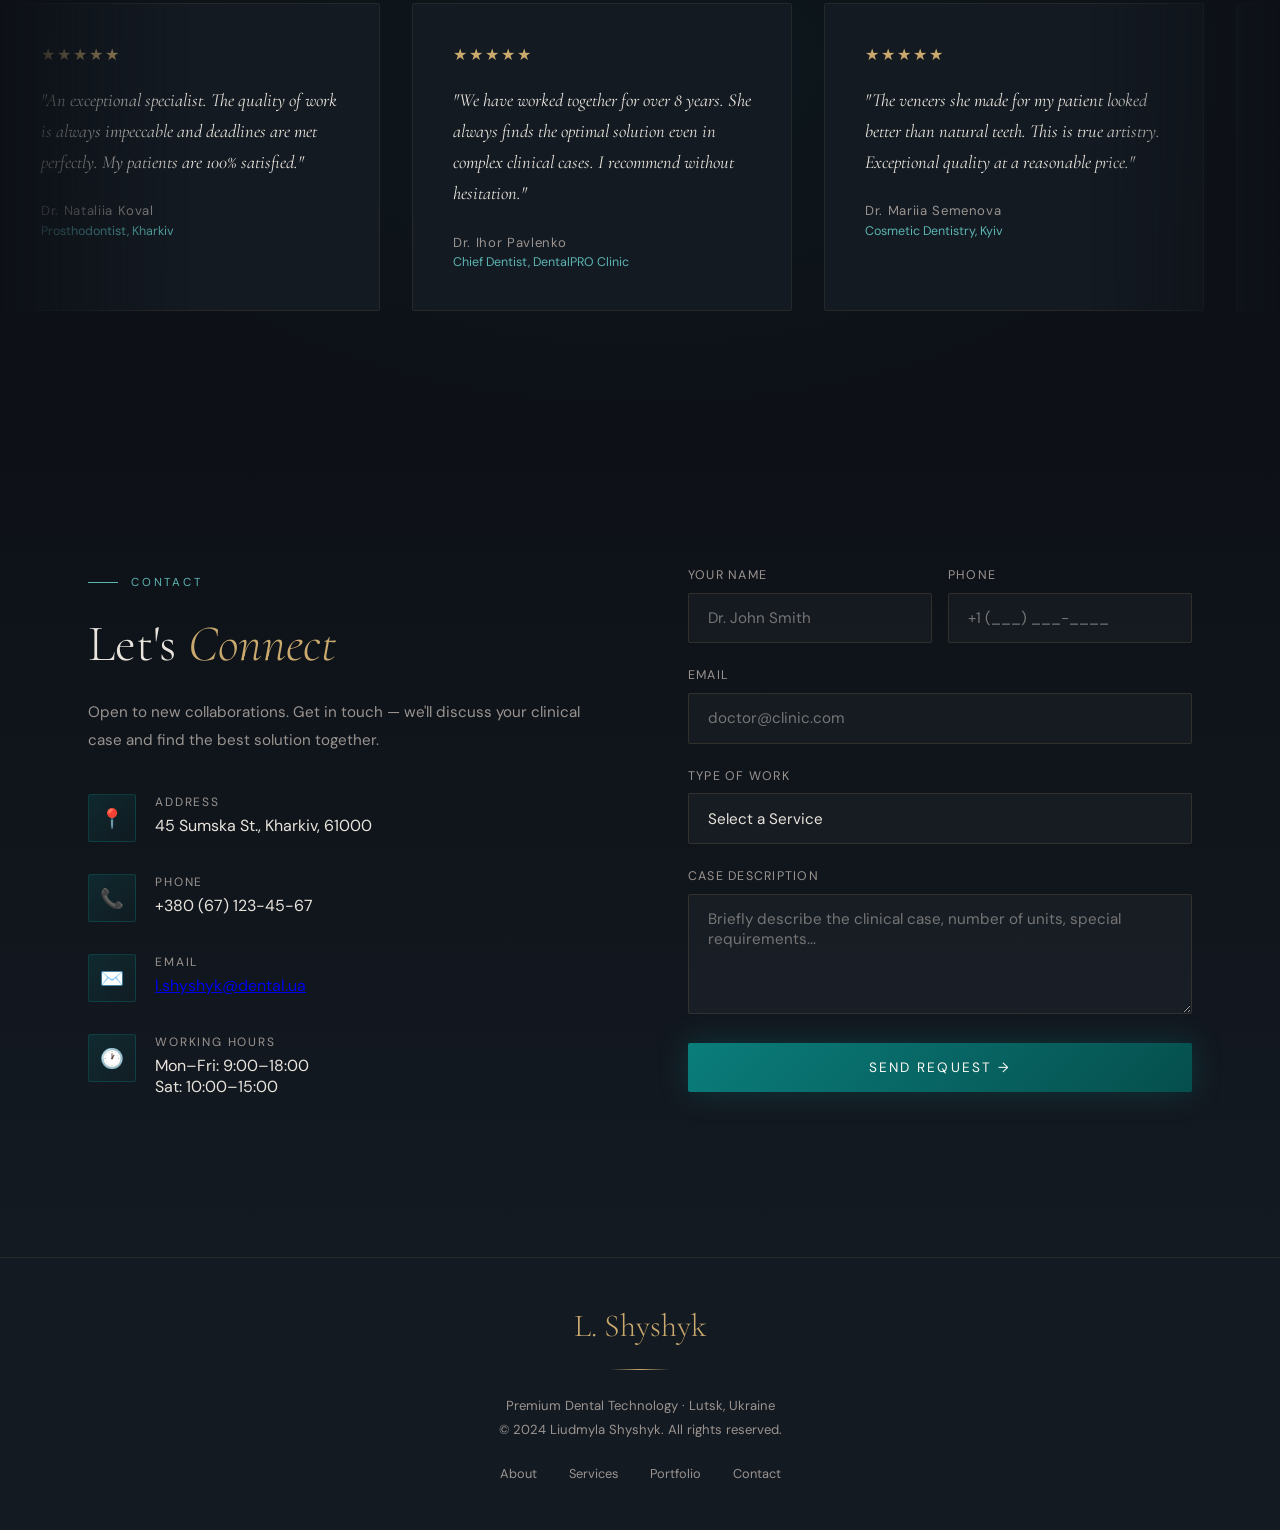
<file: TRY.html>
<!DOCTYPE html>
<html lang="en">
<head>
<meta charset="UTF-8">
<meta name="viewport" content="width=device-width, initial-scale=1.0">
<title>Liudmyla Shyshyk — Dental Technician</title>
<link href="https://fonts.googleapis.com/css2?family=Cormorant+Garamond:ital,wght@0,300;0,400;0,600;1,300&family=DM+Sans:wght@300;400;500&display=swap" rel="stylesheet">
<link rel="stylesheet" href="try.css">
</head>
<body>

<div class="cursor" id="cursor"></div>
<div class="cursor-ring" id="cursor-ring"></div>

<!-- NAV -->
<nav id="navbar">
  <a href="#hero" class="nav-logo">L. Shyshyk</a>
  <ul class="nav-links">
    <li><a href="#about">About</a></li>
    <li><a href="#services">Services</a></li>
    <li><a href="#process">Process</a></li>
    <li><a href="#gallery">Portfolio</a></li>
    <li><a href="#testimonials">Reviews</a></li>
    <li><a href="#contact">Contact</a></li>
  </ul>
</nav>

<!-- HERO -->
<section id="hero">
  <div class="hero-bg"></div>
  <div class="hero-grid"></div>
  <div class="hero-orb orb1"></div>
  <div class="hero-orb orb2"></div>
  <div class="hero-orb orb3"></div>
  <div class="hero-content">
    <div class="hero-tag">Dental Technician · Over 15 Years of Experience</div>
    <h1 class="hero-title">Liudmyla <br><em>Shyshyk</em></h1>
    <p class="hero-title-sub">Master Dental Technician</p>
    <p class="hero-desc">I craft high-quality prosthetic restorations, combining traditional artistry with modern CAD/CAM technologies.</p>
    <div class="hero-cta">
      <a href="#contact" class="btn-primary">Request a Consultation</a>
      <a href="#gallery" class="btn-outline">View Portfolio</a>
    </div>
  </div>
  <div class="hero-scroll">
    <span>Scroll</span>
    <div class="scroll-line"></div>
  </div>
</section>

<!-- STATS -->
<div class="stats-bar" id="stats">
  <div class="stat-item" style="transition-delay:0s">
    <div class="stat-num" data-target="15">0</div>
    <div class="stat-label">Years of Experience</div>
  </div>
  <div class="stat-item" style="transition-delay:0.1s">
    <div class="stat-num" data-target="3200">0</div>
    <div class="stat-label">Completed Cases</div>
  </div>
  <div class="stat-item" style="transition-delay:0.2s">
    <div class="stat-num" data-target="98">0</div>
    <div class="stat-label">% Satisfied Clients</div>
  </div>
  <div class="stat-item" style="transition-delay:0.3s">
    <div class="stat-num" data-target="47">0</div>
    <div class="stat-label">Dental Partners</div>
  </div>
</div>

<!-- ABOUT -->
<section id="about">
  <div class="container">
    <div class="about-grid">
      <div class="about-image-wrap">
        <div class="about-photo">
          <div class="about-photo-placeholder">
            <div class="about-photo-icon">🦷</div>
          </div>
        </div>
        <div class="about-frame"></div>
        <div class="about-badge">
          <div class="about-badge-num">15+</div>
          <div class="about-badge-text">Years in the Field</div>
        </div>
      </div>
      <div class="about-content">
        <div class="section-label">About Me</div>
        <h2 class="section-title">Mastery Is Not Just a <em>Skill,</em> It Is a Calling</h2>
        <p class="about-text">
          My name is Liudmyla Shyshyk — a certified dental technician from Kharkiv. For over 15 years I have specialised in fabricating dental prostheses, crowns, bridges, and orthodontic appliances. Every piece I create is a synthesis of precision, aesthetics, and functionality.
        </p>
        <p class="about-text">
          I completed my training at the Medical Academy in Lutsk and undertook internships at clinics in Ukraine and Germany. I continuously refine my skills, embracing the latest materials and technologies — including digital workflows and zirconia dioxide milling.
        </p>
        <blockquote class="about-quote">
          "Every smile I help restore is my greatest reward."
        </blockquote>
        <div class="about-tags">
          <span class="tag">CAD/CAM Technologies</span>
          <span class="tag">Zirconia ZrO₂</span>
          <span class="tag">Metal-Ceramic</span>
          <span class="tag">Implants</span>
          <span class="tag">E.max</span>
          <span class="tag">Prosthetics</span>
        </div>
      </div>
    </div>
  </div>
</section>

<!-- SERVICES -->
<section id="services">
  <div class="container">
    <div class="services-header">
      <div class="section-label" style="justify-content:center">Services</div>
      <h2 class="section-title">What I <em>Offer</em></h2>
    </div>
    <div class="services-grid">
      <div class="service-card">
        <div class="service-num">01</div>
        <div class="service-icon">👑</div>
        <h3 class="service-title">Zirconia Crowns</h3>
        <p class="service-desc">Fabrication of zirconia dioxide crowns using CAD/CAM technologies. Perfect precision, aesthetics, and durability. Compliant with the highest ISO standards.</p>
      </div>
      <div class="service-card">
        <div class="service-num">02</div>
        <div class="service-icon">✨</div>
        <h3 class="service-title">Metal-Ceramic</h3>
        <p class="service-desc">Classic metal-ceramic restorations — a reliable solution for restoring damaged teeth. Natural appearance, high strength, and decades of service life.</p>
      </div>
      <div class="service-card">
        <div class="service-num">03</div>
        <div class="service-icon">🔬</div>
        <h3 class="service-title">E.max Veneers</h3>
        <p class="service-desc">Ultra-thin porcelain veneers for a perfect smile. Minimal preparation, maximum aesthetic outcome. Thickness from 0.3 mm.</p>
      </div>
      <div class="service-card">
        <div class="service-num">04</div>
        <div class="service-icon">🦷</div>
        <h3 class="service-title">Removable Dentures</h3>
        <p class="service-desc">Full and partial removable dentures — cast metal (RPD), nylon, and acrylic. Individual approach for each patient, precise fit and wearing comfort.</p>
      </div>
      <div class="service-card">
        <div class="service-num">05</div>
        <div class="service-icon">⚙️</div>
        <h3 class="service-title">Implant Restorations</h3>
        <p class="service-desc">Abutments and crowns on implants from leading manufacturers: Nobel Biocare, Straumann, Osstem. Digital scanning and full digital workflow.</p>
      </div>
      <div class="service-card">
        <div class="service-num">06</div>
        <div class="service-icon">📐</div>
        <h3 class="service-title">Orthodontic Appliances</h3>
        <p class="service-desc">A variety of orthodontic constructions — retainers, Hawley appliances, trainers. Precision, functionality, and patient comfort.</p>
      </div>
    </div>
  </div>
</section>

<!-- PROCESS -->
<section id="process">
  <div class="process-line"></div>
  <div class="container">
    <div class="process-header">
      <div class="section-label" style="justify-content:center">Workflow</div>
      <h2 class="section-title">From Concept to <em>Perfect</em> Result</h2>
    </div>
    <div class="process-steps">
      <div class="process-step">
        <div class="step-content">
          <h3 class="step-title">Impression Taking</h3>
          <p class="step-desc">We receive accurate impressions or digital scans (via intraoral scanner) with detailed documentation of the clinical situation and the dentist's requirements.</p>
        </div>
        <div class="step-center">
          <div class="step-dot">1</div>
          <div class="step-connector"></div>
        </div>
        <div class="step-empty"></div>
      </div>
      <div class="process-step">
        <div class="step-empty"></div>
        <div class="step-center">
          <div class="step-connector"></div>
          <div class="step-dot">2</div>
          <div class="step-connector"></div>
        </div>
        <div class="step-content">
          <h3 class="step-title">Diagnosis & Planning</h3>
          <p class="step-desc">Thorough analysis of occlusion, bite, and aesthetic parameters. Selection of optimal materials and technologies for each specific case.</p>
        </div>
      </div>
      <div class="process-step">
        <div class="step-content">
          <h3 class="step-title">Digital Design</h3>
          <p class="step-desc">Designing the restoration in a 3D environment (exocad / 3Shape). Design approval with the dentist prior to production. Wax-up for complex cases.</p>
        </div>
        <div class="step-center">
          <div class="step-connector"></div>
          <div class="step-dot">3</div>
          <div class="step-connector"></div>
        </div>
        <div class="step-empty"></div>
      </div>
      <div class="process-step">
        <div class="step-empty"></div>
        <div class="step-center">
          <div class="step-connector"></div>
          <div class="step-dot">4</div>
          <div class="step-connector"></div>
        </div>
        <div class="step-content">
          <h3 class="step-title">Fabrication & Finishing</h3>
          <p class="step-desc">5-axis milling, crystallisation, application of individual ceramics. Multi-layer characterisation for a natural appearance.</p>
        </div>
      </div>
      <div class="process-step">
        <div class="step-content">
          <h3 class="step-title">Quality Control</h3>
          <p class="step-desc">Verification on models, microscopic marginal fit inspection, shade and occlusion assessment. Only a perfect result is delivered to the dentist.</p>
        </div>
        <div class="step-center">
          <div class="step-connector"></div>
          <div class="step-dot">5</div>
        </div>
        <div class="step-empty"></div>
      </div>
    </div>
  </div>
</section>

<!-- GALLERY -->
<section id="gallery">
  <div class="container">
    <div class="gallery-header">
      <div class="section-label" style="justify-content:center">Portfolio</div>
      <h2 class="section-title">Selected <em>Works</em></h2>
    </div>
    <div class="gallery-grid">
      <div class="gallery-item">
        <div class="gallery-inner">
          <div class="gallery-bg" style="background:linear-gradient(135deg,#0A3D3C,#0A7D7B,#054F4D)"></div>
          <div class="gallery-icon">👑</div>
          <div class="gallery-overlay"><span class="gallery-label">Zirconia Crown<br><small style="color:rgba(250,248,243,0.6);font-size:0.8rem">Anterior Region</small></span></div>
        </div>
      </div>
      <div class="gallery-item">
        <div class="gallery-inner">
          <div class="gallery-bg" style="background:linear-gradient(135deg,#2a1a0a,#8B5E2A,#C9A96E)"></div>
          <div class="gallery-icon">✨</div>
          <div class="gallery-overlay"><span class="gallery-label">E.max Veneers<br><small style="color:rgba(250,248,243,0.6);font-size:0.8rem">6 Units</small></span></div>
        </div>
      </div>
      <div class="gallery-item">
        <div class="gallery-inner">
          <div class="gallery-bg" style="background:linear-gradient(135deg,#1a0a0a,#8B2A2A,#D4805A)"></div>
          <div class="gallery-icon">🔬</div>
          <div class="gallery-overlay"><span class="gallery-label">Metal-Ceramic<br><small style="color:rgba(250,248,243,0.6);font-size:0.8rem">Bridge</small></span></div>
        </div>
      </div>
      <div class="gallery-item">
        <div class="gallery-inner">
          <div class="gallery-bg" style="background:linear-gradient(135deg,#0a1a2a,#1A4A8A,#5B9FE8)"></div>
          <div class="gallery-icon">⚙️</div>
          <div class="gallery-overlay"><span class="gallery-label">Implant Restoration<br><small style="color:rgba(250,248,243,0.6);font-size:0.8rem">Nobel BioCare</small></span></div>
        </div>
      </div>
      <div class="gallery-item">
        <div class="gallery-inner">
          <div class="gallery-bg" style="background:linear-gradient(135deg,#1a0a2a,#6A2A9A,#A870E0)"></div>
          <div class="gallery-icon">📐</div>
          <div class="gallery-overlay"><span class="gallery-label">Full Arch ZrO₂<br><small style="color:rgba(250,248,243,0.6);font-size:0.8rem">12 Units</small></span></div>
        </div>
      </div>
    </div>
  </div>
</section>

<!-- TESTIMONIALS -->
<section id="testimonials">
  <div class="testimonials-bg"></div>
  <div class="testimonials-header container">
    <div class="section-label" style="justify-content:center">Reviews</div>
    <h2 class="section-title">What Our <em>Partners</em> Say</h2>
  </div>
  <div class="testimonials-track">
    <div class="testimonials-inner" id="testimonials-inner">
      <div class="review-card">
        <div class="review-stars">★★★★★</div>
        <p class="review-text">"An exceptional specialist. The quality of work is always impeccable and deadlines are met perfectly. My patients are 100% satisfied."</p>
        <div class="review-author">Dr. Nataliia Koval</div>
        <div class="review-role">Prosthodontist, Kharkiv</div>
      </div>
      <div class="review-card">
        <div class="review-stars">★★★★★</div>
        <p class="review-text">"We have worked together for over 8 years. She always finds the optimal solution even in complex clinical cases. I recommend without hesitation."</p>
        <div class="review-author">Dr. Ihor Pavlenko</div>
        <div class="review-role">Chief Dentist, DentalPRO Clinic</div>
      </div>
      <div class="review-card">
        <div class="review-stars">★★★★★</div>
        <p class="review-text">"The veneers she made for my patient looked better than natural teeth. This is true artistry. Exceptional quality at a reasonable price."</p>
        <div class="review-author">Dr. Mariia Semenova</div>
        <div class="review-role">Cosmetic Dentistry, Kyiv</div>
      </div>
      <div class="review-card">
        <div class="review-stars">★★★★★</div>
        <p class="review-text">"A complex implant case: 6 implants, full reconstruction. The result exceeded all expectations. Digital workflow at the highest level."</p>
        <div class="review-author">Dr. Andrii Lysenko</div>
        <div class="review-role">Implantologist, SmilePerfect Clinic</div>
      </div>
      <div class="review-card">
        <div class="review-stars">★★★★★</div>
        <p class="review-text">"We've been collaborating for 5 years. Always meets tight deadlines and is available to answer questions at any time. A partnership you can rely on."</p>
        <div class="review-author">Dr. Olena Tymchenko</div>
        <div class="review-role">Prosthodontist, Poltava</div>
      </div>
      <div class="review-card">
        <div class="review-stars">★★★★★</div>
        <p class="review-text">"The cast metal dentures fit perfectly. Patients forget they're wearing a removable appliance — that's how comfortable it is. Unmatched quality."</p>
        <div class="review-author">Dr. Vasyl Kravchenko</div>
        <div class="review-role">Prosthetic Dentistry, Dnipro</div>
      </div>
    </div>
  </div>
</section>

<!-- CONTACT -->
<section id="contact">
  <div class="container">
    <div class="contact-grid">
      <div class="contact-info">
        <div class="section-label">Contact</div>
        <h2 class="section-title">Let's <em>Connect</em></h2>
        <p style="color:var(--text-muted);font-size:0.95rem;line-height:1.8;margin-bottom:2.5rem">
          Open to new collaborations. Get in touch — we'll discuss your clinical case and find the best solution together.
        </p>
        <div class="contact-item">
          <div class="contact-icon-wrap">📍</div>
          <div>
            <div class="contact-detail-label">Address</div>
            <div class="contact-detail-val">45 Sumska St., Kharkiv, 61000</div>
          </div>
        </div>
        <div class="contact-item">
          <div class="contact-icon-wrap">📞</div>
          <div>
            <div class="contact-detail-label">Phone</div>
            <div class="contact-detail-val">+380 (67) 123-45-67</div>
          </div>
        </div>
        <div class="contact-item">
          <div class="contact-icon-wrap">✉️</div>
          <div>
            <div class="contact-detail-label">Email</div>
            <div class="contact-detail-val"><a href="mailto:l.shyshyk@dental.ua">l.shyshyk@dental.ua</a></div>
          </div>
        </div>
        <div class="contact-item">
          <div class="contact-icon-wrap">🕐</div>
          <div>
            <div class="contact-detail-label">Working Hours</div>
            <div class="contact-detail-val">Mon–Fri: 9:00–18:00<br>Sat: 10:00–15:00</div>
          </div>
        </div>
      </div>
      <div class="contact-form">
        <form onsubmit="handleSubmit(event)">
          <div class="form-row">
            <div class="form-group">
              <label>Your Name</label>
              <input type="text" placeholder="Dr. John Smith" required>
            </div>
            <div class="form-group">
              <label>Phone</label>
              <input type="tel" placeholder="+1 (___) ___-____">
            </div>
          </div>
          <div class="form-group">
            <label>Email</label>
            <input type="email" placeholder="doctor@clinic.com" required>
          </div>
          <div class="form-group">
            <label>Type of Work</label>
            <select>
              <option value="">Select a Service</option>
              <option>Zirconia Crown</option>
              <option>Metal-Ceramic</option>
              <option>E.max Veneers</option>
              <option>Removable Denture</option>
              <option>Implant Restoration</option>
              <option>Orthodontic Appliance</option>
              <option>Other</option>
            </select>
          </div>
          <div class="form-group">
            <label>Case Description</label>
            <textarea placeholder="Briefly describe the clinical case, number of units, special requirements..."></textarea>
          </div>
          <button type="submit" class="btn-submit" id="submit-btn">Send Request →</button>
        </form>
      </div>
    </div>
  </div>
</section>

<!-- FOOTER -->
<footer>
  <div class="footer-logo">L. Shyshyk</div>
  <div class="footer-line"></div>
  <p class="footer-text">
    Premium Dental Technology · Lutsk, Ukraine<br>
    © 2024 Liudmyla Shyshyk. All rights reserved.
  </p>
  <div class="footer-links">
    <a href="#about">About</a>
    <a href="#services">Services</a>
    <a href="#gallery">Portfolio</a>
    <a href="#contact">Contact</a>
  </div>
</footer>
<script src="try.js"></script>
</body>
</html>
</file>
<file: try.css>
:root {
    --gold: #C9A96E;
    --gold-light: #E8D5B0;
    --teal: #0A7D7B;
    --teal-dark: #054F4D;
    --teal-light: #5BB5B3;
    --cream: #FAF8F3;
    --dark: #0D1117;
    --dark2: #141A22;
    --dark3: #1C2430;
    --text: #E8E4DC;
    --text-muted: #9A9490;
    --accent: #D4805A;
  }

  * { margin: 0; padding: 0; box-sizing: border-box; }

  html { scroll-behavior: smooth; }

  body {
    font-family: 'DM Sans', sans-serif;
    background: var(--dark);
    color: var(--text);
    overflow-x: hidden;
    cursor: none;
  }

  /* CUSTOM CURSOR */
  .cursor {
    position: fixed; width: 12px; height: 12px;
    background: var(--gold); border-radius: 50%;
    pointer-events: none; z-index: 9999;
    transform: translate(-50%, -50%);
    transition: transform 0.1s, width 0.3s, height 0.3s, background 0.3s;
    mix-blend-mode: difference;
  }
  .cursor-ring {
    position: fixed; width: 40px; height: 40px;
    border: 1px solid rgba(201,169,110,0.5); border-radius: 50%;
    pointer-events: none; z-index: 9998;
    transform: translate(-50%, -50%);
    transition: transform 0.15s ease-out, width 0.3s, height 0.3s;
  }
  .cursor.active { width: 20px; height: 20px; background: var(--teal-light); }
  .cursor-ring.active { width: 60px; height: 60px; opacity: 0.5; }

  /* NOISE OVERLAY */
  body::before {
    content: '';
    position: fixed; inset: 0;
    background-image: url("data:image/svg+xml,%3Csvg viewBox='0 0 256 256' xmlns='http://www.w3.org/2000/svg'%3E%3Cfilter id='noise'%3E%3CfeTurbulence type='fractalNoise' baseFrequency='0.9' numOctaves='4' stitchTiles='stitch'/%3E%3C/filter%3E%3Crect width='100%25' height='100%25' filter='url(%23noise)' opacity='0.04'/%3E%3C/svg%3E");
    pointer-events: none; z-index: 1; opacity: 0.5;
  }

  /* NAV */
  nav {
    position: fixed; top: 0; left: 0; right: 0; z-index: 100;
    padding: 1.5rem 3rem;
    display: flex; align-items: center; justify-content: space-between;
    transition: all 0.4s ease;
  }
  nav.scrolled {
    background: rgba(13,17,23,0.92);
    backdrop-filter: blur(20px);
    border-bottom: 1px solid rgba(201,169,110,0.15);
    padding: 1rem 3rem;
  }
  .nav-logo {
    font-family: 'Cormorant Garamond', serif;
    font-size: 1.4rem; font-weight: 300; letter-spacing: 0.1em;
    color: var(--gold);
    text-decoration: none;
  }
  .nav-links {
    display: flex; gap: 2.5rem; list-style: none;
  }
  .nav-links a {
    text-decoration: none; color: var(--text-muted);
    font-size: 0.82rem; letter-spacing: 0.12em; text-transform: uppercase;
    transition: color 0.3s; position: relative;
  }
  .nav-links a::after {
    content: ''; position: absolute; bottom: -4px; left: 0; right: 0;
    height: 1px; background: var(--gold); transform: scaleX(0);
    transition: transform 0.3s;
  }
  .nav-links a:hover { color: var(--gold); }
  .nav-links a:hover::after { transform: scaleX(1); }

  /* HERO */
  #hero {
    min-height: 100vh; position: relative;
    display: flex; align-items: center; justify-content: center;
    overflow: hidden;
  }

  .hero-bg {
    position: absolute; inset: 0;
    background: radial-gradient(ellipse 80% 60% at 30% 50%, rgba(10,125,123,0.18) 0%, transparent 60%),
                radial-gradient(ellipse 60% 80% at 80% 20%, rgba(201,169,110,0.12) 0%, transparent 50%),
                radial-gradient(ellipse 50% 50% at 60% 80%, rgba(212,128,90,0.08) 0%, transparent 50%),
                linear-gradient(135deg, #0D1117 0%, #141A22 50%, #0D1117 100%);
  }

  .hero-grid {
    position: absolute; inset: 0; opacity: 0.04;
    background-image:
      linear-gradient(var(--teal) 1px, transparent 1px),
      linear-gradient(90deg, var(--teal) 1px, transparent 1px);
    background-size: 60px 60px;
  }

  .hero-orb {
    position: absolute; border-radius: 50%;
    filter: blur(80px); animation: float 8s ease-in-out infinite;
  }
  .orb1 { width: 400px; height: 400px; top: -100px; right: 10%; background: rgba(10,125,123,0.15); }
  .orb2 { width: 300px; height: 300px; bottom: 10%; left: 5%; background: rgba(201,169,110,0.1); animation-delay: -4s; }
  .orb3 { width: 200px; height: 200px; top: 40%; right: 30%; background: rgba(212,128,90,0.08); animation-delay: -2s; }

  @keyframes float {
    0%, 100% { transform: translateY(0px) scale(1); }
    50% { transform: translateY(-30px) scale(1.05); }
  }

  .hero-content {
    position: relative; z-index: 2; max-width: 900px;
    padding: 0 2rem; text-align: center;
  }
  .hero-tag {
    display: inline-block;
    font-size: 0.75rem; letter-spacing: 0.25em; text-transform: uppercase;
    color: var(--teal-light); margin-bottom: 1.5rem;
    padding: 0.4rem 1.2rem;
    border: 1px solid rgba(91,181,179,0.3); border-radius: 2rem;
    opacity: 0; animation: fadeUp 0.8s 0.3s forwards;
  }
  .hero-title {
    font-family: 'Cormorant Garamond', serif;
    font-size: clamp(3.5rem, 8vw, 7rem);
    font-weight: 300; line-height: 1.05;
    margin-bottom: 0.3rem;
    opacity: 0; animation: fadeUp 0.8s 0.5s forwards;
  }
  .hero-title em { font-style: italic; color: var(--gold); }
  .hero-title-sub {
    font-family: 'Cormorant Garamond', serif;
    font-size: clamp(1.2rem, 3vw, 2rem);
    font-weight: 300; color: var(--text-muted);
    margin-bottom: 2.5rem;
    opacity: 0; animation: fadeUp 0.8s 0.7s forwards;
  }
  .hero-desc {
    font-size: 1rem; color: var(--text-muted); max-width: 500px;
    margin: 0 auto 3rem; line-height: 1.8;
    opacity: 0; animation: fadeUp 0.8s 0.9s forwards;
  }
  .hero-cta {
    display: flex; gap: 1rem; justify-content: center; flex-wrap: wrap;
    opacity: 0; animation: fadeUp 0.8s 1.1s forwards;
  }
  .btn-primary {
    padding: 0.9rem 2.5rem;
    background: linear-gradient(135deg, var(--teal) 0%, var(--teal-dark) 100%);
    color: var(--cream); text-decoration: none;
    font-size: 0.85rem; letter-spacing: 0.1em; text-transform: uppercase;
    border-radius: 3rem; transition: all 0.3s;
    border: 1px solid var(--teal);
    box-shadow: 0 0 30px rgba(10,125,123,0.3);
  }
  .btn-primary:hover {
    transform: translateY(-2px);
    box-shadow: 0 0 50px rgba(10,125,123,0.5);
  }
  .btn-outline {
    padding: 0.9rem 2.5rem;
    background: transparent; color: var(--gold);
    text-decoration: none; font-size: 0.85rem;
    letter-spacing: 0.1em; text-transform: uppercase;
    border-radius: 3rem; transition: all 0.3s;
    border: 1px solid rgba(201,169,110,0.4);
  }
  .btn-outline:hover {
    background: rgba(201,169,110,0.1);
    transform: translateY(-2px);
    border-color: var(--gold);
  }

  .hero-scroll {
    position: absolute; bottom: 2.5rem; left: 50%; transform: translateX(-50%);
    display: flex; flex-direction: column; align-items: center; gap: 0.5rem;
    opacity: 0; animation: fadeUp 0.8s 1.5s forwards;
  }
  .hero-scroll span { font-size: 0.7rem; letter-spacing: 0.2em; text-transform: uppercase; color: var(--text-muted); }
  .scroll-line {
    width: 1px; height: 50px;
    background: linear-gradient(to bottom, var(--gold), transparent);
    animation: scrollPulse 2s ease-in-out infinite;
  }
  @keyframes scrollPulse {
    0%, 100% { opacity: 0.4; }
    50% { opacity: 1; }
  }

  @keyframes fadeUp {
    from { opacity: 0; transform: translateY(30px); }
    to { opacity: 1; transform: translateY(0); }
  }

  /* STATS BAR */
  .stats-bar {
    background: linear-gradient(135deg, var(--dark2) 0%, var(--dark3) 100%);
    border-top: 1px solid rgba(201,169,110,0.15);
    border-bottom: 1px solid rgba(201,169,110,0.15);
    padding: 3rem;
    display: grid; grid-template-columns: repeat(4, 1fr); gap: 2rem;
  }
  .stat-item {
    text-align: center;
    opacity: 0; transform: translateY(20px);
    transition: all 0.6s;
  }
  .stat-item.visible { opacity: 1; transform: translateY(0); }
  .stat-num {
    font-family: 'Cormorant Garamond', serif;
    font-size: 3rem; font-weight: 300; color: var(--gold);
    line-height: 1;
  }
  .stat-label {
    font-size: 0.78rem; letter-spacing: 0.15em; text-transform: uppercase;
    color: var(--text-muted); margin-top: 0.5rem;
  }
  .stat-divider {
    width: 1px; background: rgba(201,169,110,0.2);
  }

  /* SECTION BASE */
  section { position: relative; overflow: hidden; }
  .container { max-width: 1200px; margin: 0 auto; padding: 0 3rem; }

  .section-label {
    display: inline-flex; align-items: center; gap: 0.8rem;
    font-size: 0.72rem; letter-spacing: 0.25em; text-transform: uppercase;
    color: var(--teal-light); margin-bottom: 1.5rem;
  }
  .section-label::before {
    content: ''; width: 30px; height: 1px; background: var(--teal-light);
  }
  .section-title {
    font-family: 'Cormorant Garamond', serif;
    font-size: clamp(2.2rem, 4vw, 3.5rem);
    font-weight: 300; line-height: 1.2;
    margin-bottom: 1.5rem;
  }
  .section-title em { color: var(--gold); font-style: italic; }

  /* ABOUT */
  #about {
    padding: 8rem 0;
    background: var(--dark);
  }
  .about-grid {
    display: grid; grid-template-columns: 1fr 1fr; gap: 6rem; align-items: center;
  }
  .about-image-wrap {
    position: relative; opacity: 0; transform: translateX(-40px);
    transition: all 0.8s;
  }
  .about-image-wrap.visible { opacity: 1; transform: translateX(0); }
  .about-photo {
    width: 100%; aspect-ratio: 3/4; object-fit: cover;
    border-radius: 2px;
    background: linear-gradient(135deg, var(--dark3) 0%, var(--dark2) 100%);
    display: flex; align-items: center; justify-content: center;
    overflow: hidden; position: relative;
  }
  .about-photo-placeholder {
    width: 100%; height: 100%;
    background: linear-gradient(160deg, #1C2430 0%, #141A22 40%, #0A3D3C 100%);
    display: flex; align-items: center; justify-content: center;
    position: relative;
    min-height: 480px;
  }
  .about-photo-icon {
    width: 120px; height: 120px;
    border-radius: 50%;
    background: linear-gradient(135deg, var(--teal-dark), var(--teal));
    display: flex; align-items: center; justify-content: center;
    font-size: 3rem;
  }
  .about-frame {
    position: absolute; inset: -12px; border: 1px solid rgba(201,169,110,0.2);
    border-radius: 2px; pointer-events: none;
  }
  .about-badge {
    position: absolute; bottom: -1rem; right: -1.5rem;
    background: linear-gradient(135deg, var(--teal) 0%, var(--teal-dark) 100%);
    padding: 1.2rem 1.5rem; border-radius: 2px;
    box-shadow: 0 20px 60px rgba(10,125,123,0.3);
  }
  .about-badge-num {
    font-family: 'Cormorant Garamond', serif;
    font-size: 2.5rem; font-weight: 300; color: var(--cream);
    line-height: 1;
  }
  .about-badge-text {
    font-size: 0.72rem; color: rgba(250,248,243,0.7);
    text-transform: uppercase; letter-spacing: 0.1em;
  }
  .about-content {
    opacity: 0; transform: translateX(40px);
    transition: all 0.8s 0.2s;
  }
  .about-content.visible { opacity: 1; transform: translateX(0); }
  .about-text { font-size: 1.05rem; line-height: 1.9; color: var(--text-muted); margin-bottom: 1.5rem; }
  .about-quote {
    font-family: 'Cormorant Garamond', serif;
    font-size: 1.4rem; font-style: italic; color: var(--gold);
    border-left: 2px solid var(--gold); padding-left: 1.5rem;
    margin: 2.5rem 0; line-height: 1.6;
  }
  .about-tags { display: flex; flex-wrap: wrap; gap: 0.6rem; margin-top: 2rem; }
  .tag {
    padding: 0.4rem 1rem;
    border: 1px solid rgba(91,181,179,0.25);
    border-radius: 2rem; font-size: 0.78rem; color: var(--teal-light);
    letter-spacing: 0.05em;
  }

  /* SERVICES */
  #services {
    padding: 8rem 0;
    background: linear-gradient(180deg, var(--dark) 0%, var(--dark2) 50%, var(--dark) 100%);
  }
  .services-header { text-align: center; margin-bottom: 5rem; }
  .services-grid {
    display: grid; grid-template-columns: repeat(3, 1fr); gap: 1.5px;
    background: rgba(201,169,110,0.1);
    border: 1px solid rgba(201,169,110,0.1);
  }
  .service-card {
    background: var(--dark2); padding: 3rem 2.5rem;
    position: relative; overflow: hidden;
    opacity: 0; transform: translateY(30px);
    transition: all 0.6s; cursor: default;
  }
  .service-card.visible { opacity: 1; transform: translateY(0); }
  .service-card::before {
    content: ''; position: absolute; inset: 0;
    background: linear-gradient(135deg, rgba(10,125,123,0.08) 0%, transparent 100%);
    opacity: 0; transition: opacity 0.4s;
  }
  .service-card:hover::before { opacity: 1; }
  .service-card::after {
    content: ''; position: absolute; bottom: 0; left: 0; right: 0;
    height: 2px; background: linear-gradient(90deg, var(--teal), var(--gold));
    transform: scaleX(0); transition: transform 0.4s;
    transform-origin: left;
  }
  .service-card:hover::after { transform: scaleX(1); }
  .service-num {
    font-family: 'Cormorant Garamond', serif;
    font-size: 4rem; font-weight: 300; color: rgba(201,169,110,0.12);
    position: absolute; top: 1rem; right: 1.5rem;
    line-height: 1; pointer-events: none;
  }
  .service-icon { font-size: 2rem; margin-bottom: 1.5rem; }
  .service-title {
    font-family: 'Cormorant Garamond', serif;
    font-size: 1.5rem; font-weight: 400; color: var(--text);
    margin-bottom: 1rem;
  }
  .service-desc { font-size: 0.9rem; line-height: 1.8; color: var(--text-muted); }

  /* PROCESS */
  #process {
    padding: 8rem 0;
    background: var(--dark);
    position: relative;
  }
  .process-line {
    position: absolute; top: 50%; left: 50%; transform: translate(-50%, -50%);
    width: 1px; height: 70%; background: linear-gradient(to bottom, transparent, rgba(201,169,110,0.2), transparent);
  }
  .process-header { text-align: center; margin-bottom: 6rem; }
  .process-steps { display: flex; flex-direction: column; gap: 0; }
  .process-step {
    display: grid; grid-template-columns: 1fr auto 1fr; gap: 3rem;
    align-items: center; position: relative;
    opacity: 0; transition: all 0.7s;
  }
  .process-step.visible { opacity: 1; }
  .process-step:nth-child(odd) .step-content { grid-column: 1; }
  .process-step:nth-child(odd) .step-empty { grid-column: 3; }
  .process-step:nth-child(even) .step-content { grid-column: 3; order: 3; }
  .process-step:nth-child(even) .step-empty { grid-column: 1; order: 1; }
  .step-center { display: flex; flex-direction: column; align-items: center; gap: 0; }
  .step-dot {
    width: 54px; height: 54px; border-radius: 50%;
    background: linear-gradient(135deg, var(--teal) 0%, var(--teal-dark) 100%);
    display: flex; align-items: center; justify-content: center;
    font-family: 'Cormorant Garamond', serif; font-size: 1.3rem; color: var(--cream);
    position: relative; z-index: 1;
    box-shadow: 0 0 30px rgba(10,125,123,0.4);
    flex-shrink: 0;
  }
  .step-connector {
    width: 1px; height: 80px;
    background: linear-gradient(to bottom, var(--teal), rgba(10,125,123,0.1));
  }
  .step-content {
    padding: 2rem;
    background: var(--dark2); border: 1px solid rgba(201,169,110,0.1);
    border-radius: 2px;
  }
  .step-title {
    font-family: 'Cormorant Garamond', serif;
    font-size: 1.4rem; color: var(--gold); margin-bottom: 0.7rem;
  }
  .step-desc { font-size: 0.9rem; line-height: 1.8; color: var(--text-muted); }

  /* GALLERY */
  #gallery {
    padding: 8rem 0;
    background: linear-gradient(180deg, var(--dark) 0%, var(--dark2) 100%);
  }
  .gallery-header { text-align: center; margin-bottom: 4rem; }
  .gallery-grid {
    display: grid;
    grid-template-columns: repeat(3, 1fr);
    grid-template-rows: repeat(2, 280px);
    gap: 8px;
  }
  .gallery-item {
    position: relative; overflow: hidden; border-radius: 2px;
    opacity: 0; transform: scale(0.97);
    transition: all 0.6s;
  }
  .gallery-item.visible { opacity: 1; transform: scale(1); }
  .gallery-item:nth-child(1) { grid-column: 1 / 2; grid-row: 1 / 3; }
  .gallery-item:nth-child(4) { grid-column: 3 / 4; grid-row: 1 / 3; }
  .gallery-inner {
    width: 100%; height: 100%; display: flex; align-items: center; justify-content: center;
    position: relative; overflow: hidden;
  }
  .gallery-bg {
    position: absolute; inset: 0;
    background: linear-gradient(135deg, #1C2430, #0A3D3C);
    transition: transform 0.5s;
  }
  .gallery-item:hover .gallery-bg { transform: scale(1.05); }
  .gallery-icon { font-size: 3rem; position: relative; z-index: 1; }
  .gallery-overlay {
    position: absolute; inset: 0; z-index: 2;
    background: linear-gradient(to top, rgba(13,17,23,0.9) 0%, transparent 60%);
    opacity: 0; transition: opacity 0.4s;
    display: flex; align-items: flex-end; padding: 1.5rem;
  }
  .gallery-item:hover .gallery-overlay { opacity: 1; }
  .gallery-label {
    font-family: 'Cormorant Garamond', serif;
    font-size: 1.2rem; color: var(--cream);
  }

  /* TESTIMONIALS */
  #testimonials {
    padding: 8rem 0;
    background: var(--dark);
    position: relative; overflow: hidden;
  }
  .testimonials-bg {
    position: absolute; inset: 0;
    background: radial-gradient(ellipse 70% 70% at 50% 50%, rgba(10,125,123,0.06) 0%, transparent 70%);
  }
  .testimonials-header { text-align: center; margin-bottom: 5rem; }
  .testimonials-track {
    display: flex; gap: 2rem; overflow: hidden;
    mask: linear-gradient(90deg, transparent, white 15%, white 85%, transparent);
  }
  .testimonials-inner {
    display: flex; gap: 2rem; animation: scrollLeft 30s linear infinite;
    flex-shrink: 0;
  }
  @keyframes scrollLeft {
    from { transform: translateX(0); }
    to { transform: translateX(-50%); }
  }
  .testimonials-track:hover .testimonials-inner { animation-play-state: paused; }
  .review-card {
    flex-shrink: 0; width: 380px;
    background: var(--dark2); border: 1px solid rgba(201,169,110,0.1);
    padding: 2.5rem; border-radius: 2px;
    position: relative;
  }
  .review-stars { color: var(--gold); font-size: 1rem; letter-spacing: 2px; margin-bottom: 1.2rem; }
  .review-text {
    font-family: 'Cormorant Garamond', serif;
    font-size: 1.15rem; line-height: 1.7; color: var(--text); margin-bottom: 1.5rem;
    font-style: italic;
  }
  .review-author { font-size: 0.82rem; color: var(--text-muted); letter-spacing: 0.05em; }
  .review-role { color: var(--teal-light); font-size: 0.78rem; margin-top: 0.2rem; }

  /* CONTACT */
  #contact {
    padding: 8rem 0;
    background: linear-gradient(180deg, var(--dark) 0%, var(--dark2) 100%);
    position: relative;
  }
  .contact-grid { display: grid; grid-template-columns: 1fr 1fr; gap: 6rem; align-items: start; }
  .contact-info { opacity: 0; transform: translateX(-30px); transition: all 0.8s; }
  .contact-info.visible { opacity: 1; transform: translateX(0); }
  .contact-item {
    display: flex; gap: 1.2rem; margin-bottom: 2rem; align-items: flex-start;
  }
  .contact-icon-wrap {
    width: 48px; height: 48px; flex-shrink: 0;
    background: linear-gradient(135deg, rgba(10,125,123,0.2) 0%, rgba(10,125,123,0.05) 100%);
    border: 1px solid rgba(10,125,123,0.3); border-radius: 2px;
    display: flex; align-items: center; justify-content: center; font-size: 1.2rem;
  }
  .contact-detail-label { font-size: 0.75rem; text-transform: uppercase; letter-spacing: 0.15em; color: var(--text-muted); margin-bottom: 0.3rem; }
  .contact-detail-val { font-size: 1rem; color: var(--text); }
  .contact-form { opacity: 0; transform: translateX(30px); transition: all 0.8s 0.2s; }
  .contact-form.visible { opacity: 1; transform: translateX(0); }
  .form-group { margin-bottom: 1.5rem; }
  .form-group label { display: block; font-size: 0.78rem; letter-spacing: 0.1em; text-transform: uppercase; color: var(--text-muted); margin-bottom: 0.6rem; }
  .form-group input, .form-group textarea, .form-group select {
    width: 100%; padding: 0.9rem 1.2rem;
    background: rgba(255,255,255,0.03); border: 1px solid rgba(201,169,110,0.15);
    color: var(--text); border-radius: 2px; font-family: 'DM Sans', sans-serif;
    font-size: 0.95rem; transition: border-color 0.3s; outline: none;
    -webkit-appearance: none;
  }
  .form-group input:focus, .form-group textarea:focus, .form-group select:focus {
    border-color: rgba(91,181,179,0.5);
    background: rgba(10,125,123,0.05);
  }
  .form-group textarea { resize: vertical; min-height: 120px; }
  .form-group select { cursor: pointer; }
  .form-group select option { background: var(--dark2); }
  .form-row { display: grid; grid-template-columns: 1fr 1fr; gap: 1rem; }
  .btn-submit {
    width: 100%; padding: 1rem;
    background: linear-gradient(135deg, var(--teal) 0%, var(--teal-dark) 100%);
    color: var(--cream); border: none; border-radius: 2px;
    font-family: 'DM Sans', sans-serif; font-size: 0.85rem;
    letter-spacing: 0.15em; text-transform: uppercase; cursor: pointer;
    transition: all 0.3s; box-shadow: 0 0 30px rgba(10,125,123,0.3);
  }
  .btn-submit:hover {
    box-shadow: 0 0 50px rgba(10,125,123,0.5);
    transform: translateY(-2px);
  }

  /* FOOTER */
  footer {
    background: var(--dark2);
    border-top: 1px solid rgba(201,169,110,0.1);
    padding: 3rem; text-align: center;
  }
  .footer-logo {
    font-family: 'Cormorant Garamond', serif;
    font-size: 2rem; font-weight: 300; color: var(--gold); margin-bottom: 1rem;
  }
  .footer-text { font-size: 0.82rem; color: var(--text-muted); line-height: 1.8; }
  .footer-links { display: flex; gap: 2rem; justify-content: center; margin-top: 1.5rem; }
  .footer-links a { color: var(--text-muted); text-decoration: none; font-size: 0.8rem; transition: color 0.3s; }
  .footer-links a:hover { color: var(--gold); }
  .footer-line {
    width: 60px; height: 1px; background: linear-gradient(90deg, transparent, var(--gold), transparent);
    margin: 1.5rem auto;
  }

  /* MOBILE */
  @media (max-width: 768px) {
    nav { padding: 1rem 1.5rem; }
    nav.scrolled { padding: 0.8rem 1.5rem; }
    .nav-links { display: none; }
    .container { padding: 0 1.5rem; }
    .stats-bar { grid-template-columns: 1fr 1fr; gap: 1.5rem; padding: 2rem 1.5rem; }
    .stat-divider { display: none; }
    .about-grid, .contact-grid { grid-template-columns: 1fr; gap: 3rem; }
    .services-grid { grid-template-columns: 1fr; }
    .gallery-grid { grid-template-columns: 1fr 1fr; grid-template-rows: repeat(3, 200px); }
    .gallery-item:nth-child(1), .gallery-item:nth-child(4) { grid-column: auto; grid-row: auto; }
    .process-step { grid-template-columns: 1fr; }
    .process-step:nth-child(odd) .step-content,
    .process-step:nth-child(even) .step-content { grid-column: 1; order: 2; }
    .step-center { display: none; }
    .step-empty { display: none; }
    .form-row { grid-template-columns: 1fr; }
    body { cursor: auto; }
    .cursor, .cursor-ring { display: none; }
  }
</file>
